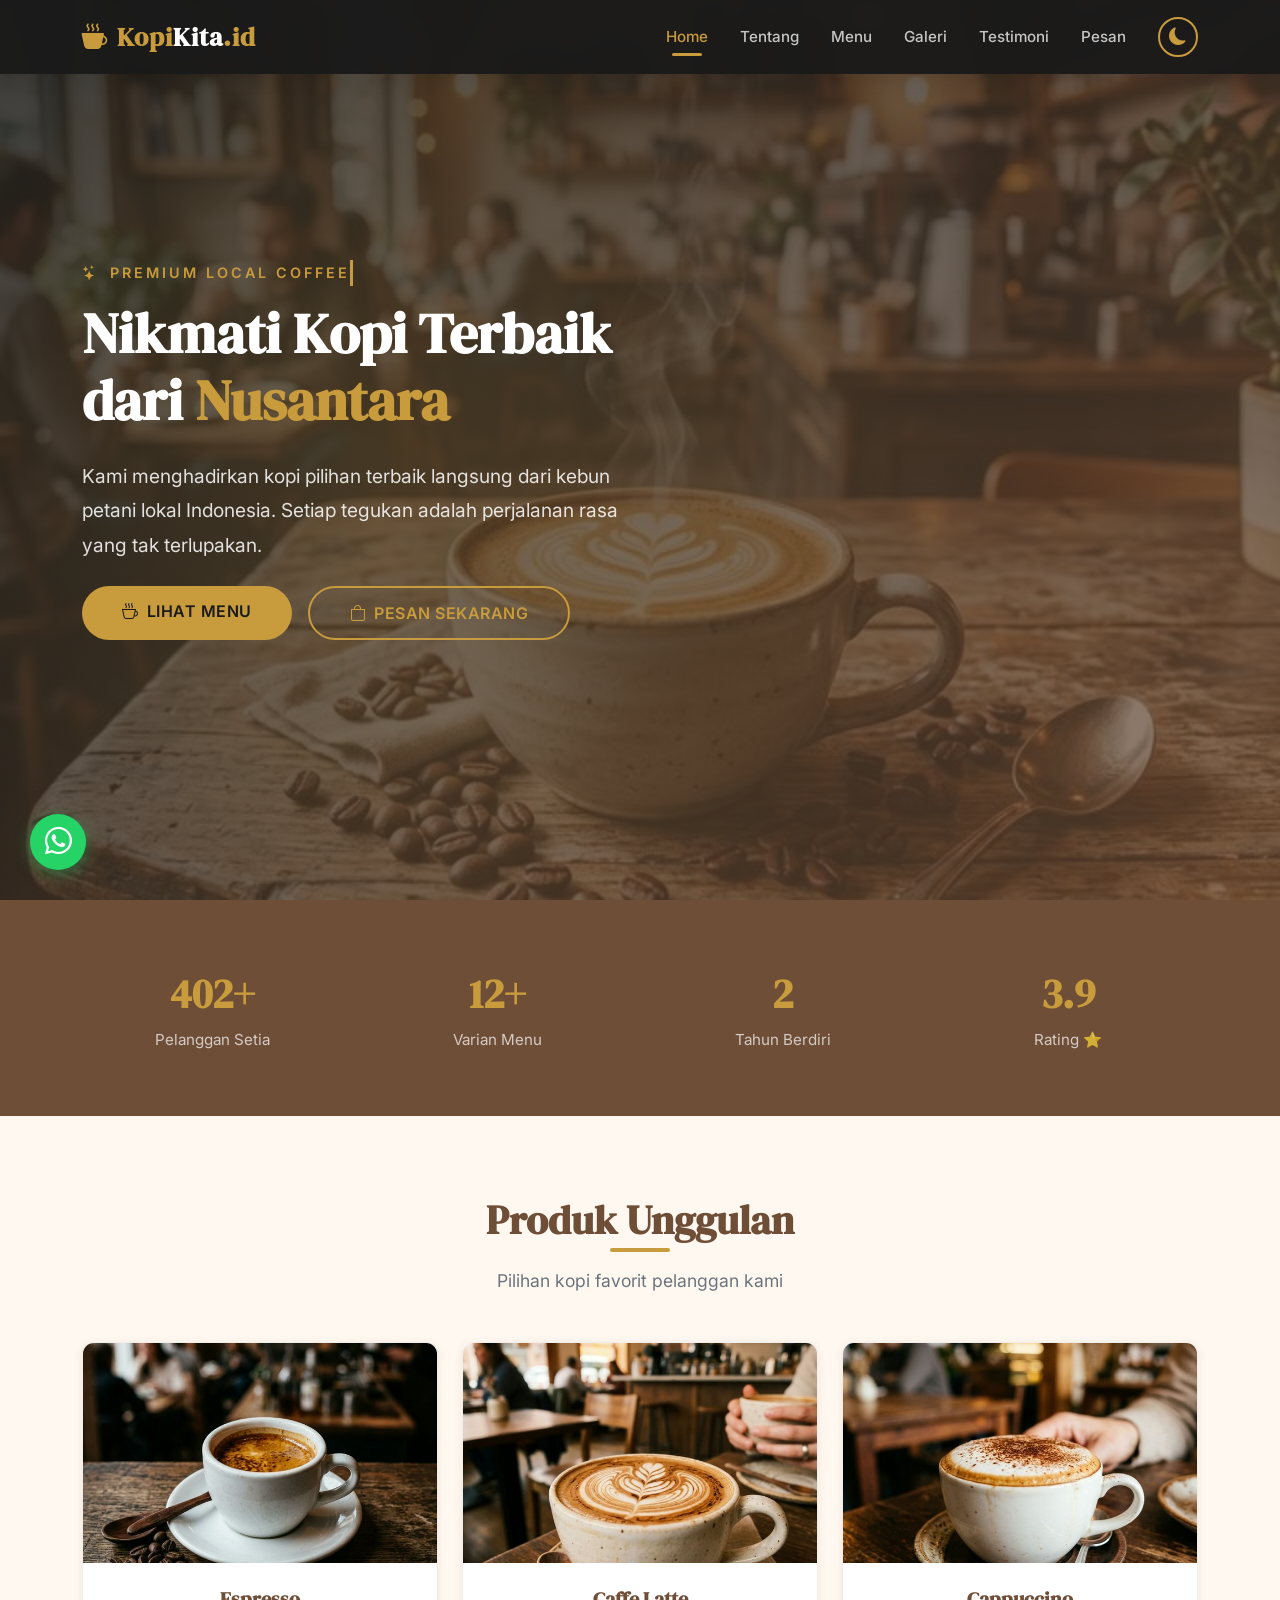
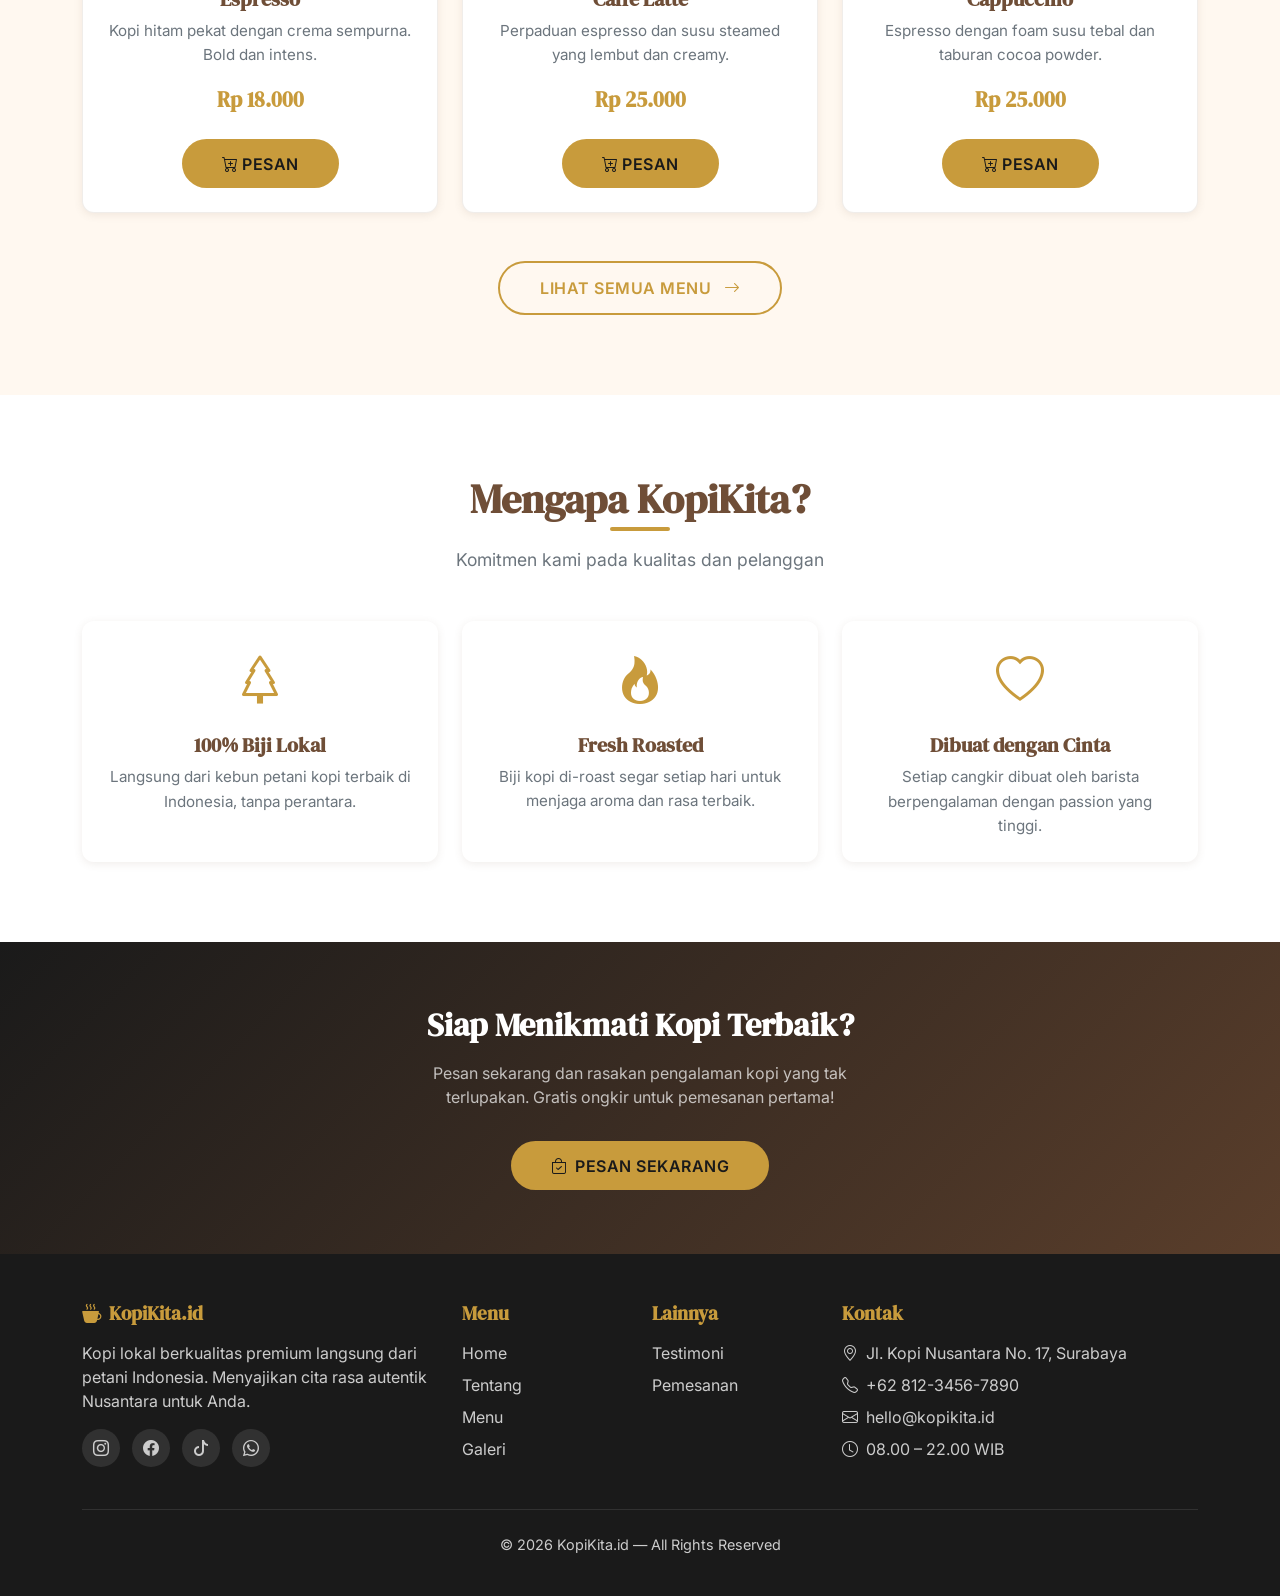
<file: index.html>
<!DOCTYPE html>
<html lang="id">

<head>
    <meta charset="UTF-8">
    <meta name="viewport" content="width=device-width, initial-scale=1.0">
    <meta name="description"
        content="KopiKita.id — Kopi lokal berkualitas premium langsung dari petani Indonesia. Nikmati cita rasa autentik kopi Nusantara.">
    <title>KopiKita.id — Kopi Lokal, Rasa Global</title>

    <link href="https://cdn.jsdelivr.net/npm/bootstrap@5.3.3/dist/css/bootstrap.min.css" rel="stylesheet">

    <link rel="stylesheet" href="https://cdn.jsdelivr.net/npm/bootstrap-icons@1.11.3/font/bootstrap-icons.min.css">

    <link rel="stylesheet" href="css/style.css">
</head>

<body>
    <nav class="navbar navbar-expand-lg navbar-dark fixed-top">
        <div class="container">
            <a class="navbar-brand" href="index.html">
                <i class="bi bi-cup-hot-fill me-2"></i>Kopi<span>Kita</span>.id
            </a>
            <button class="navbar-toggler" type="button" data-bs-toggle="collapse" data-bs-target="#navbarNav">
                <span class="navbar-toggler-icon"></span>
            </button>
            <div class="collapse navbar-collapse" id="navbarNav">
                <ul class="navbar-nav ms-auto me-3">
                    <li class="nav-item"><a class="nav-link" href="index.html">Home</a></li>
                    <li class="nav-item"><a class="nav-link" href="about.html">Tentang</a></li>
                    <li class="nav-item"><a class="nav-link" href="menu.html">Menu</a></li>
                    <li class="nav-item"><a class="nav-link" href="gallery.html">Galeri</a></li>
                    <li class="nav-item"><a class="nav-link" href="testimonial.html">Testimoni</a></li>
                    <li class="nav-item"><a class="nav-link" href="order.html">Pesan</a></li>
                </ul>
                <button class="dark-mode-toggle" id="darkModeToggle" title="Toggle Dark Mode">
                    <i class="bi bi-moon-fill"></i>
                </button>
            </div>
        </div>
    </nav>

    <section class="hero-section" id="hero">
        <div class="particles-container" id="particles"></div>
        <div class="container">
            <div class="row align-items-center">
                <div class="col-lg-7 hero-content">
                    <p class="typewriter text-uppercase fw-semibold mb-2"
                        style="color: var(--color-secondary); letter-spacing: 3px; font-size: 0.9rem;">
                        <i class="bi bi-stars me-1"></i> Premium Local Coffee
                    </p>
                    <h1>Nikmati Kopi Terbaik dari <span>Nusantara</span></h1>
                    <p class="my-4">
                        Kami menghadirkan kopi pilihan terbaik langsung dari kebun petani lokal Indonesia.
                        Setiap tegukan adalah perjalanan rasa yang tak terlupakan.
                    </p>
                    <div class="d-flex gap-3 flex-wrap">
                        <a href="menu.html" class="btn btn-coffee">
                            <i class="bi bi-cup-hot me-2"></i>Lihat Menu
                        </a>
                        <a href="order.html" class="btn btn-coffee-outline">
                            <i class="bi bi-bag me-2"></i>Pesan Sekarang
                        </a>
                    </div>
                </div>
            </div>
        </div>
    </section>


    <section style="background: var(--color-primary); padding: 2rem 0;">
        <div class="container">
            <div class="row text-center text-white">
                <div class="col-6 col-md-3 stat-item">
                    <div class="stat-number" data-target="500+">500+</div>
                    <div class="stat-label">Pelanggan Setia</div>
                </div>
                <div class="col-6 col-md-3 stat-item">
                    <div class="stat-number" data-target="15+">15+</div>
                    <div class="stat-label">Varian Menu</div>
                </div>
                <div class="col-6 col-md-3 stat-item">
                    <div class="stat-number" data-target="3">3</div>
                    <div class="stat-label">Tahun Berdiri</div>
                </div>
                <div class="col-6 col-md-3 stat-item">
                    <div class="stat-number" data-target="4.8">4.8</div>
                    <div class="stat-label">Rating ⭐</div>
                </div>
            </div>
        </div>
    </section>


    <section class="section-padding" id="featured">
        <div class="container">
            <div class="section-title">
                <h2>Produk Unggulan</h2>
                <p>Pilihan kopi favorit pelanggan kami</p>
            </div>
            <div class="row g-4">

                <div class="col-md-4 fade-in">
                    <div class="card h-100 tilt-card">
                        <div class="card-img-wrapper">
                            <img src="assets/espresso.png" class="card-img-top" alt="Espresso">
                        </div>
                        <div class="card-body text-center">
                            <h5 class="card-title">Espresso</h5>
                            <p class="card-text">Kopi hitam pekat dengan crema sempurna. Bold dan intens.</p>
                            <p class="card-price">Rp 18.000</p>
                            <a href="order.html" class="btn btn-coffee btn-sm mt-2">
                                <i class="bi bi-cart-plus me-1"></i>Pesan
                            </a>
                        </div>
                    </div>
                </div>

                <div class="col-md-4 fade-in delay-2">
                    <div class="card h-100 tilt-card">
                        <div class="card-img-wrapper">
                            <img src="assets/latte.png" class="card-img-top" alt="Caffe Latte">
                        </div>
                        <div class="card-body text-center">
                            <h5 class="card-title">Caffe Latte</h5>
                            <p class="card-text">Perpaduan espresso dan susu steamed yang lembut dan creamy.</p>
                            <p class="card-price">Rp 25.000</p>
                            <a href="order.html" class="btn btn-coffee btn-sm mt-2">
                                <i class="bi bi-cart-plus me-1"></i>Pesan
                            </a>
                        </div>
                    </div>
                </div>

                <div class="col-md-4 fade-in delay-4">
                    <div class="card h-100 tilt-card">
                        <div class="card-img-wrapper">
                            <img src="assets/cappuccino.png" class="card-img-top" alt="Cappuccino">
                        </div>
                        <div class="card-body text-center">
                            <h5 class="card-title">Cappuccino</h5>
                            <p class="card-text">Espresso dengan foam susu tebal dan taburan cocoa powder.</p>
                            <p class="card-price">Rp 25.000</p>
                            <a href="order.html" class="btn btn-coffee btn-sm mt-2">
                                <i class="bi bi-cart-plus me-1"></i>Pesan
                            </a>
                        </div>
                    </div>
                </div>
            </div>
            <div class="text-center mt-5">
                <a href="menu.html" class="btn btn-coffee-outline">
                    Lihat Semua Menu <i class="bi bi-arrow-right ms-2"></i>
                </a>
            </div>
        </div>
    </section>

    <section class="section-padding section-light">
        <div class="container">
            <div class="section-title">
                <h2>Mengapa KopiKita?</h2>
                <p>Komitmen kami pada kualitas dan pelanggan</p>
            </div>
            <div class="row g-4 text-center">
                <div class="col-md-4 slide-left">
                    <div class="card h-100 p-4" style="border: none; background: transparent;">
                        <div style="font-size: 3rem; color: var(--color-secondary);">
                            <i class="bi bi-tree"></i>
                        </div>
                        <h5 class="mt-3" style="color: var(--color-primary);">100% Biji Lokal</h5>
                        <p class="card-text">Langsung dari kebun petani kopi terbaik di Indonesia, tanpa perantara.</p>
                    </div>
                </div>
                <div class="col-md-4 scale-in">
                    <div class="card h-100 p-4" style="border: none; background: transparent;">
                        <div style="font-size: 3rem; color: var(--color-secondary);">
                            <i class="bi bi-fire"></i>
                        </div>
                        <h5 class="mt-3" style="color: var(--color-primary);">Fresh Roasted</h5>
                        <p class="card-text">Biji kopi di-roast segar setiap hari untuk menjaga aroma dan rasa terbaik.
                        </p>
                    </div>
                </div>
                <div class="col-md-4 slide-right">
                    <div class="card h-100 p-4" style="border: none; background: transparent;">
                        <div style="font-size: 3rem; color: var(--color-secondary);">
                            <i class="bi bi-heart"></i>
                        </div>
                        <h5 class="mt-3" style="color: var(--color-primary);">Dibuat dengan Cinta</h5>
                        <p class="card-text">Setiap cangkir dibuat oleh barista berpengalaman dengan passion yang
                            tinggi.</p>
                    </div>
                </div>
            </div>
        </div>
    </section>

    <section
        style="background: linear-gradient(135deg, var(--color-dark), var(--color-primary-dark)); padding: 4rem 0;">
        <div class="container text-center">
            <h2 style="color: #fff; margin-bottom: 1rem;">Siap Menikmati Kopi Terbaik?</h2>
            <p style="color: rgba(255,255,255,0.7); max-width: 500px; margin: 0 auto 2rem;">
                Pesan sekarang dan rasakan pengalaman kopi yang tak terlupakan. Gratis ongkir untuk pemesanan pertama!
            </p>
            <a href="order.html" class="btn btn-coffee btn-lg">
                <i class="bi bi-bag-check me-2"></i>Pesan Sekarang
            </a>
        </div>
    </section>

    <footer class="footer">
        <div class="container">
            <div class="row g-4">
                <div class="col-lg-4 col-md-6">
                    <h5><i class="bi bi-cup-hot-fill me-2"></i>KopiKita.id</h5>
                    <p>Kopi lokal berkualitas premium langsung dari petani Indonesia. Menyajikan cita rasa autentik
                        Nusantara untuk Anda.</p>
                    <div class="mt-3">
                        <a href="#" class="social-link"><i class="bi bi-instagram"></i></a>
                        <a href="#" class="social-link"><i class="bi bi-facebook"></i></a>
                        <a href="#" class="social-link"><i class="bi bi-tiktok"></i></a>
                        <a href="#" class="social-link"><i class="bi bi-whatsapp"></i></a>
                    </div>
                </div>
                <div class="col-lg-2 col-md-6">
                    <h5>Menu</h5>
                    <ul class="list-unstyled">
                        <li class="mb-2"><a href="index.html">Home</a></li>
                        <li class="mb-2"><a href="about.html">Tentang</a></li>
                        <li class="mb-2"><a href="menu.html">Menu</a></li>
                        <li class="mb-2"><a href="gallery.html">Galeri</a></li>
                    </ul>
                </div>
                <div class="col-lg-2 col-md-6">
                    <h5>Lainnya</h5>
                    <ul class="list-unstyled">
                        <li class="mb-2"><a href="testimonial.html">Testimoni</a></li>
                        <li class="mb-2"><a href="order.html">Pemesanan</a></li>
                    </ul>
                </div>
                <div class="col-lg-4 col-md-6">
                    <h5>Kontak</h5>
                    <ul class="list-unstyled">
                        <li class="mb-2"><i class="bi bi-geo-alt me-2"></i>Jl. Kopi Nusantara No. 17, Surabaya</li>
                        <li class="mb-2"><i class="bi bi-telephone me-2"></i>+62 812-3456-7890</li>
                        <li class="mb-2"><i class="bi bi-envelope me-2"></i>hello@kopikita.id</li>
                        <li class="mb-2"><i class="bi bi-clock me-2"></i>08.00 – 22.00 WIB</li>
                    </ul>
                </div>
            </div>
            <div class="footer-bottom">
                <p>&copy; 2026 KopiKita.id — All Rights Reserved</p>
            </div>
        </div>
    </footer>


    <a href="https://wa.me/6281359237006" target="_blank" class="whatsapp-float" title="Chat via WhatsApp">
        <i class="bi bi-whatsapp"></i>
        <span class="wa-tooltip">Chat kami di WhatsApp!</span>
    </a>

    <button class="scroll-top" id="scrollTopBtn" title="Kembali ke atas">
        <i class="bi bi-arrow-up"></i>
    </button>


    <script src="https://cdn.jsdelivr.net/npm/bootstrap@5.3.3/dist/js/bootstrap.bundle.min.js"></script>

    <script src="js/main.js"></script>
</body>

</html>
</file>
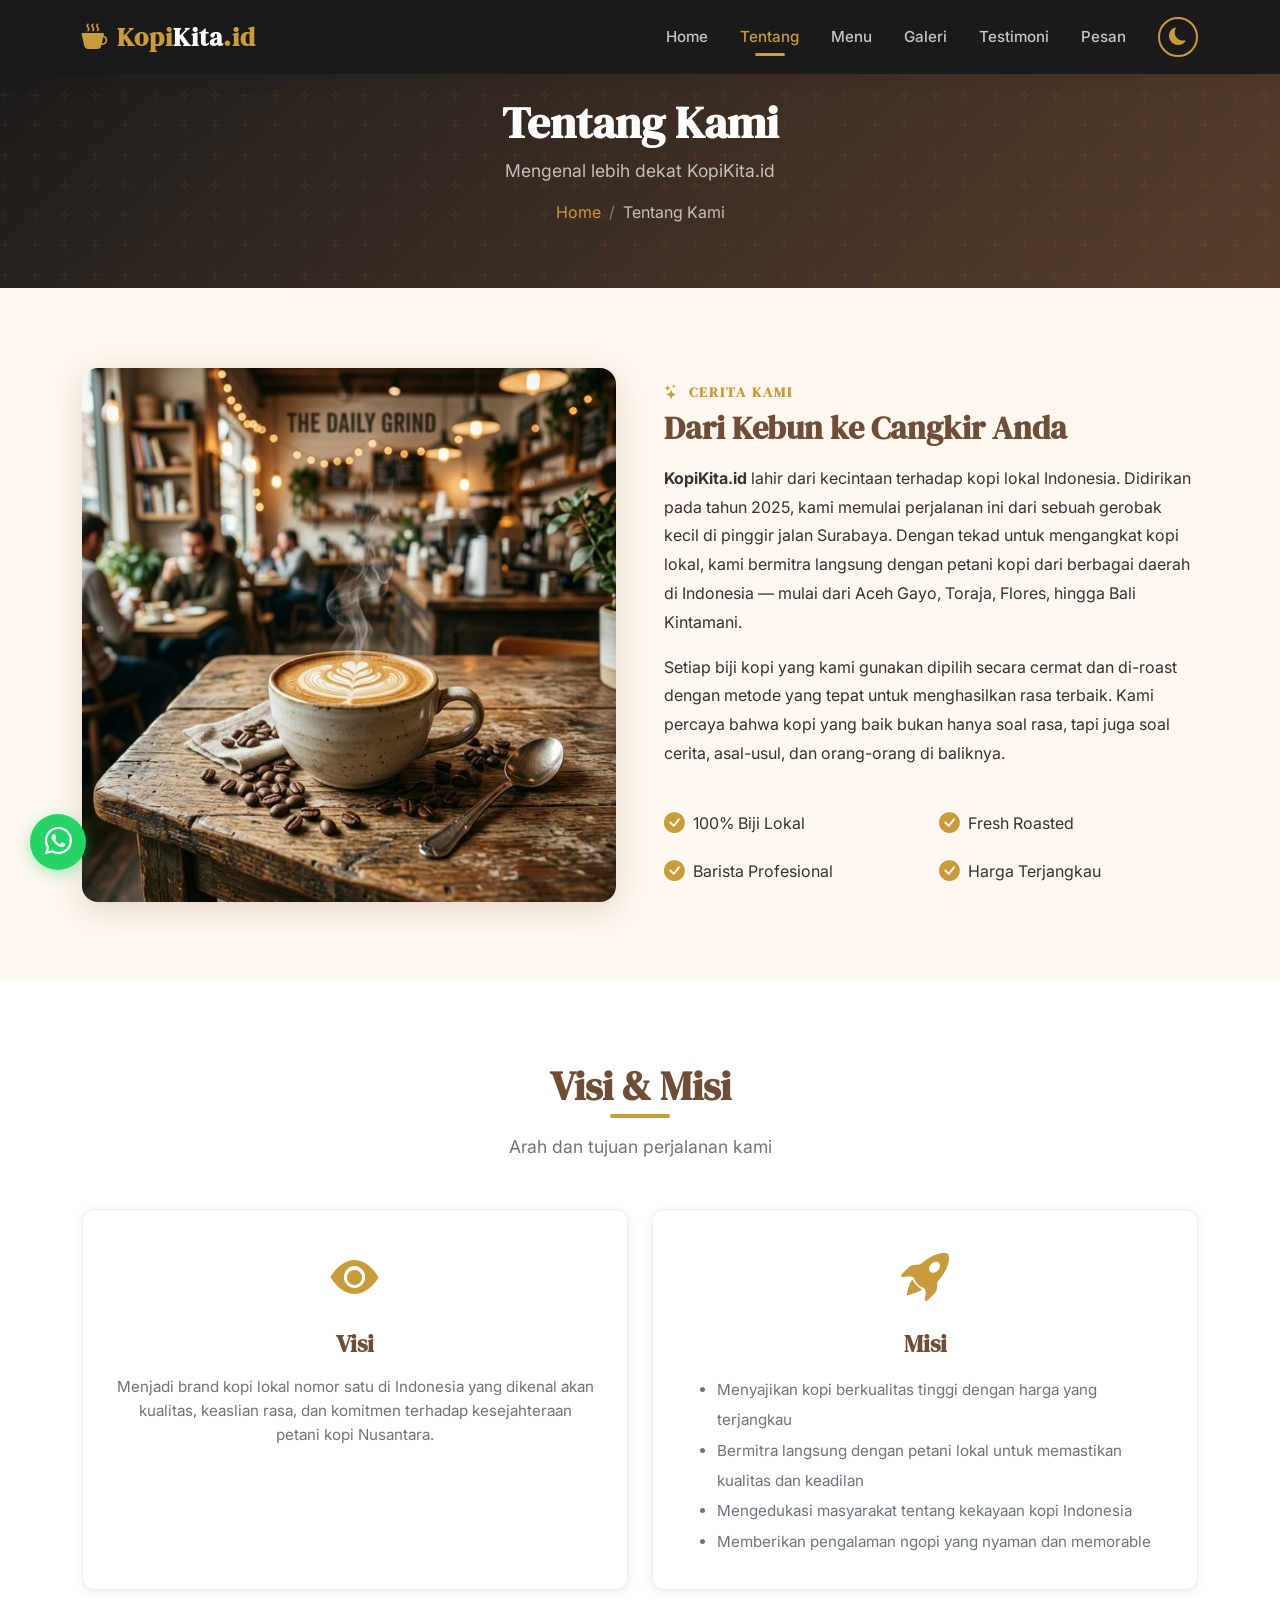
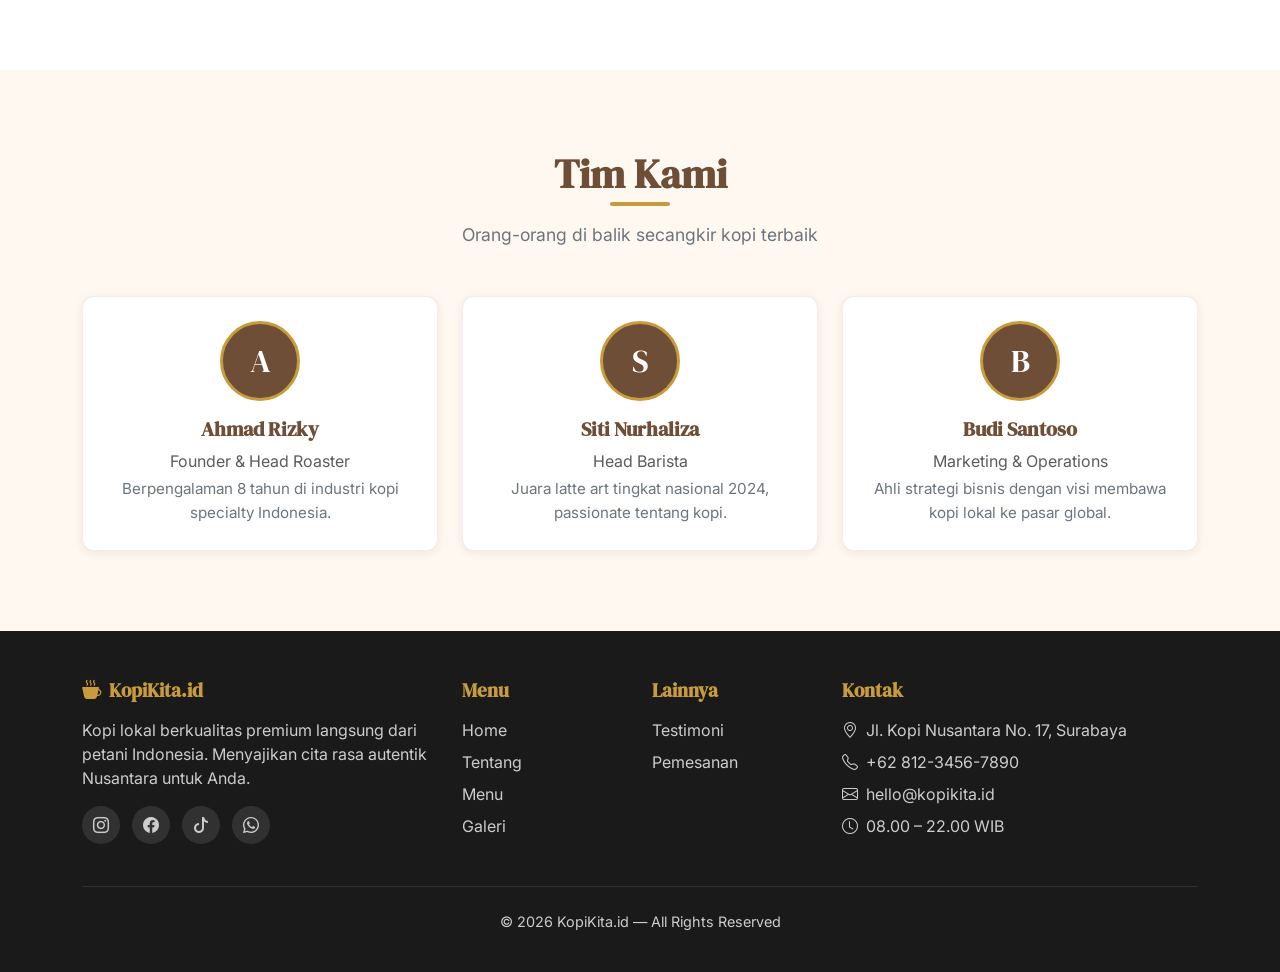
<file: about.html>
<!DOCTYPE html>
<html lang="id">

<head>
    <meta charset="UTF-8">
    <meta name="viewport" content="width=device-width, initial-scale=1.0">
    <meta name="description"
        content="Tentang KopiKita.id — Cerita kami, visi, dan misi dalam menghadirkan kopi lokal terbaik Indonesia.">
    <title>Tentang Kami — KopiKita.id</title>
    <link href="https://cdn.jsdelivr.net/npm/bootstrap@5.3.3/dist/css/bootstrap.min.css" rel="stylesheet">
    <link rel="stylesheet" href="https://cdn.jsdelivr.net/npm/bootstrap-icons@1.11.3/font/bootstrap-icons.min.css">
    <link rel="stylesheet" href="css/style.css">
</head>

<body>

    <nav class="navbar navbar-expand-lg navbar-dark fixed-top">
        <div class="container">
            <a class="navbar-brand" href="index.html">
                <i class="bi bi-cup-hot-fill me-2"></i>Kopi<span>Kita</span>.id
            </a>
            <button class="navbar-toggler" type="button" data-bs-toggle="collapse" data-bs-target="#navbarNav">
                <span class="navbar-toggler-icon"></span>
            </button>
            <div class="collapse navbar-collapse" id="navbarNav">
                <ul class="navbar-nav ms-auto me-3">
                    <li class="nav-item"><a class="nav-link" href="index.html">Home</a></li>
                    <li class="nav-item"><a class="nav-link" href="about.html">Tentang</a></li>
                    <li class="nav-item"><a class="nav-link" href="menu.html">Menu</a></li>
                    <li class="nav-item"><a class="nav-link" href="gallery.html">Galeri</a></li>
                    <li class="nav-item"><a class="nav-link" href="testimonial.html">Testimoni</a></li>
                    <li class="nav-item"><a class="nav-link" href="order.html">Pesan</a></li>
                </ul>
                <button class="dark-mode-toggle" id="darkModeToggle" title="Toggle Dark Mode">
                    <i class="bi bi-moon-fill"></i>
                </button>
            </div>
        </div>
    </nav>

    <section class="page-header">
        <div class="container">
            <h1>Tentang Kami</h1>
            <p>Mengenal lebih dekat KopiKita.id</p>
            <nav aria-label="breadcrumb">
                <ol class="breadcrumb">
                    <li class="breadcrumb-item"><a href="index.html">Home</a></li>
                    <li class="breadcrumb-item active">Tentang Kami</li>
                </ol>
            </nav>
        </div>
    </section>

    <section class="section-padding">
        <div class="container">
            <div class="row align-items-center g-5">
                <div class="col-lg-6 slide-left">
                    <img src="assets/hero-coffee.png" alt="Tentang KopiKita" class="about-image w-100"
                        style="border-radius: 16px;">
                </div>
                <div class="col-lg-6 slide-right">
                    <h5
                        style="color: var(--color-secondary); text-transform: uppercase; letter-spacing: 2px; font-size: 0.9rem;">
                        <i class="bi bi-stars me-1"></i> Cerita Kami
                    </h5>
                    <h2>Dari Kebun ke Cangkir Anda</h2>
                    <p class="mt-3" style="line-height: 1.8;">
                        <strong>KopiKita.id</strong> lahir dari kecintaan terhadap kopi lokal Indonesia. Didirikan pada
                        tahun 2025,
                        kami memulai perjalanan ini dari sebuah gerobak kecil di pinggir jalan Surabaya. Dengan tekad
                        untuk
                        mengangkat kopi lokal, kami bermitra langsung dengan petani kopi dari berbagai daerah di
                        Indonesia —
                        mulai dari Aceh Gayo, Toraja, Flores, hingga Bali Kintamani.
                    </p>
                    <p style="line-height: 1.8;">
                        Setiap biji kopi yang kami gunakan dipilih secara cermat dan di-roast dengan
                        metode yang tepat untuk menghasilkan rasa terbaik. Kami percaya bahwa kopi yang baik bukan hanya
                        soal rasa,
                        tapi juga soal cerita, asal-usul, dan orang-orang di baliknya.
                    </p>
                    <div class="row mt-4 g-3">
                        <div class="col-6">
                            <div class="d-flex align-items-center">
                                <i class="bi bi-check-circle-fill me-2"
                                    style="color: var(--color-secondary); font-size: 1.3rem;"></i>
                                <span>100% Biji Lokal</span>
                            </div>
                        </div>
                        <div class="col-6">
                            <div class="d-flex align-items-center">
                                <i class="bi bi-check-circle-fill me-2"
                                    style="color: var(--color-secondary); font-size: 1.3rem;"></i>
                                <span>Fresh Roasted</span>
                            </div>
                        </div>
                        <div class="col-6">
                            <div class="d-flex align-items-center">
                                <i class="bi bi-check-circle-fill me-2"
                                    style="color: var(--color-secondary); font-size: 1.3rem;"></i>
                                <span>Barista Profesional</span>
                            </div>
                        </div>
                        <div class="col-6">
                            <div class="d-flex align-items-center">
                                <i class="bi bi-check-circle-fill me-2"
                                    style="color: var(--color-secondary); font-size: 1.3rem;"></i>
                                <span>Harga Terjangkau</span>
                            </div>
                        </div>
                    </div>
                </div>
            </div>
        </div>
    </section>


    <section class="section-padding section-light">
        <div class="container">
            <div class="section-title">
                <h2>Visi & Misi</h2>
                <p>Arah dan tujuan perjalanan kami</p>
            </div>
            <div class="row g-4">
                <div class="col-md-6 fade-in">
                    <div class="card vision-mission-card tilt-card">
                        <div class="icon">
                            <i class="bi bi-eye-fill"></i>
                        </div>
                        <h4>Visi</h4>
                        <p class="card-text mt-2">
                            Menjadi brand kopi lokal nomor satu di Indonesia yang dikenal akan kualitas, keaslian rasa,
                            dan
                            komitmen terhadap kesejahteraan petani kopi Nusantara.
                        </p>
                    </div>
                </div>
                <div class="col-md-6 fade-in delay-2">
                    <div class="card vision-mission-card tilt-card">
                        <div class="icon">
                            <i class="bi bi-rocket-takeoff-fill"></i>
                        </div>
                        <h4>Misi</h4>
                        <ul class="text-start card-text mt-2" style="line-height: 2;">
                            <li>Menyajikan kopi berkualitas tinggi dengan harga yang terjangkau</li>
                            <li>Bermitra langsung dengan petani lokal untuk memastikan kualitas dan keadilan</li>
                            <li>Mengedukasi masyarakat tentang kekayaan kopi Indonesia</li>
                            <li>Memberikan pengalaman ngopi yang nyaman dan memorable</li>
                        </ul>
                    </div>
                </div>
            </div>
        </div>
    </section>


    <section class="section-padding">
        <div class="container">
            <div class="section-title">
                <h2>Tim Kami</h2>
                <p>Orang-orang di balik secangkir kopi terbaik</p>
            </div>
            <div class="row g-4 justify-content-center">
                <div class="col-md-4 fade-in">
                    <div class="card text-center p-4 tilt-card">
                        <div class="testimonial-avatar mx-auto">A</div>
                        <h5 class="card-title">Ahmad Rizky</h5>
                        <p class="text-muted mb-1">Founder & Head Roaster</p>
                        <p class="card-text small">Berpengalaman 8 tahun di industri kopi specialty Indonesia.</p>
                    </div>
                </div>
                <div class="col-md-4 fade-in delay-2">
                    <div class="card text-center p-4 tilt-card">
                        <div class="testimonial-avatar mx-auto">S</div>
                        <h5 class="card-title">Siti Nurhaliza</h5>
                        <p class="text-muted mb-1">Head Barista</p>
                        <p class="card-text small">Juara latte art tingkat nasional 2024, passionate tentang kopi.</p>
                    </div>
                </div>
                <div class="col-md-4 fade-in delay-4">
                    <div class="card text-center p-4 tilt-card">
                        <div class="testimonial-avatar mx-auto">B</div>
                        <h5 class="card-title">Budi Santoso</h5>
                        <p class="text-muted mb-1">Marketing & Operations</p>
                        <p class="card-text small">Ahli strategi bisnis dengan visi membawa kopi lokal ke pasar global.
                        </p>
                    </div>
                </div>
            </div>
        </div>
    </section>


    <footer class="footer">
        <div class="container">
            <div class="row g-4">
                <div class="col-lg-4 col-md-6">
                    <h5><i class="bi bi-cup-hot-fill me-2"></i>KopiKita.id</h5>
                    <p>Kopi lokal berkualitas premium langsung dari petani Indonesia. Menyajikan cita rasa autentik
                        Nusantara untuk Anda.</p>
                    <div class="mt-3">
                        <a href="#" class="social-link"><i class="bi bi-instagram"></i></a>
                        <a href="#" class="social-link"><i class="bi bi-facebook"></i></a>
                        <a href="#" class="social-link"><i class="bi bi-tiktok"></i></a>
                        <a href="#" class="social-link"><i class="bi bi-whatsapp"></i></a>
                    </div>
                </div>
                <div class="col-lg-2 col-md-6">
                    <h5>Menu</h5>
                    <ul class="list-unstyled">
                        <li class="mb-2"><a href="index.html">Home</a></li>
                        <li class="mb-2"><a href="about.html">Tentang</a></li>
                        <li class="mb-2"><a href="menu.html">Menu</a></li>
                        <li class="mb-2"><a href="gallery.html">Galeri</a></li>
                    </ul>
                </div>
                <div class="col-lg-2 col-md-6">
                    <h5>Lainnya</h5>
                    <ul class="list-unstyled">
                        <li class="mb-2"><a href="testimonial.html">Testimoni</a></li>
                        <li class="mb-2"><a href="order.html">Pemesanan</a></li>
                    </ul>
                </div>
                <div class="col-lg-4 col-md-6">
                    <h5>Kontak</h5>
                    <ul class="list-unstyled">
                        <li class="mb-2"><i class="bi bi-geo-alt me-2"></i>Jl. Kopi Nusantara No. 17, Surabaya</li>
                        <li class="mb-2"><i class="bi bi-telephone me-2"></i>+62 812-3456-7890</li>
                        <li class="mb-2"><i class="bi bi-envelope me-2"></i>hello@kopikita.id</li>
                        <li class="mb-2"><i class="bi bi-clock me-2"></i>08.00 – 22.00 WIB</li>
                    </ul>
                </div>
            </div>
            <div class="footer-bottom">
                <p>&copy; 2026 KopiKita.id — All Rights Reserved</p>
            </div>
        </div>
    </footer>

    <a href="https://wa.me/6281359237006" target="_blank" class="whatsapp-float" title="Chat via WhatsApp">
        <i class="bi bi-whatsapp"></i>
        <span class="wa-tooltip">Chat kami di WhatsApp!</span>
    </a>

    <button class="scroll-top" id="scrollTopBtn" title="Kembali ke atas">
        <i class="bi bi-arrow-up"></i>
    </button>

    <script src="https://cdn.jsdelivr.net/npm/bootstrap@5.3.3/dist/js/bootstrap.bundle.min.js"></script>
    <script src="js/main.js"></script>
</body>

</html>
</file>
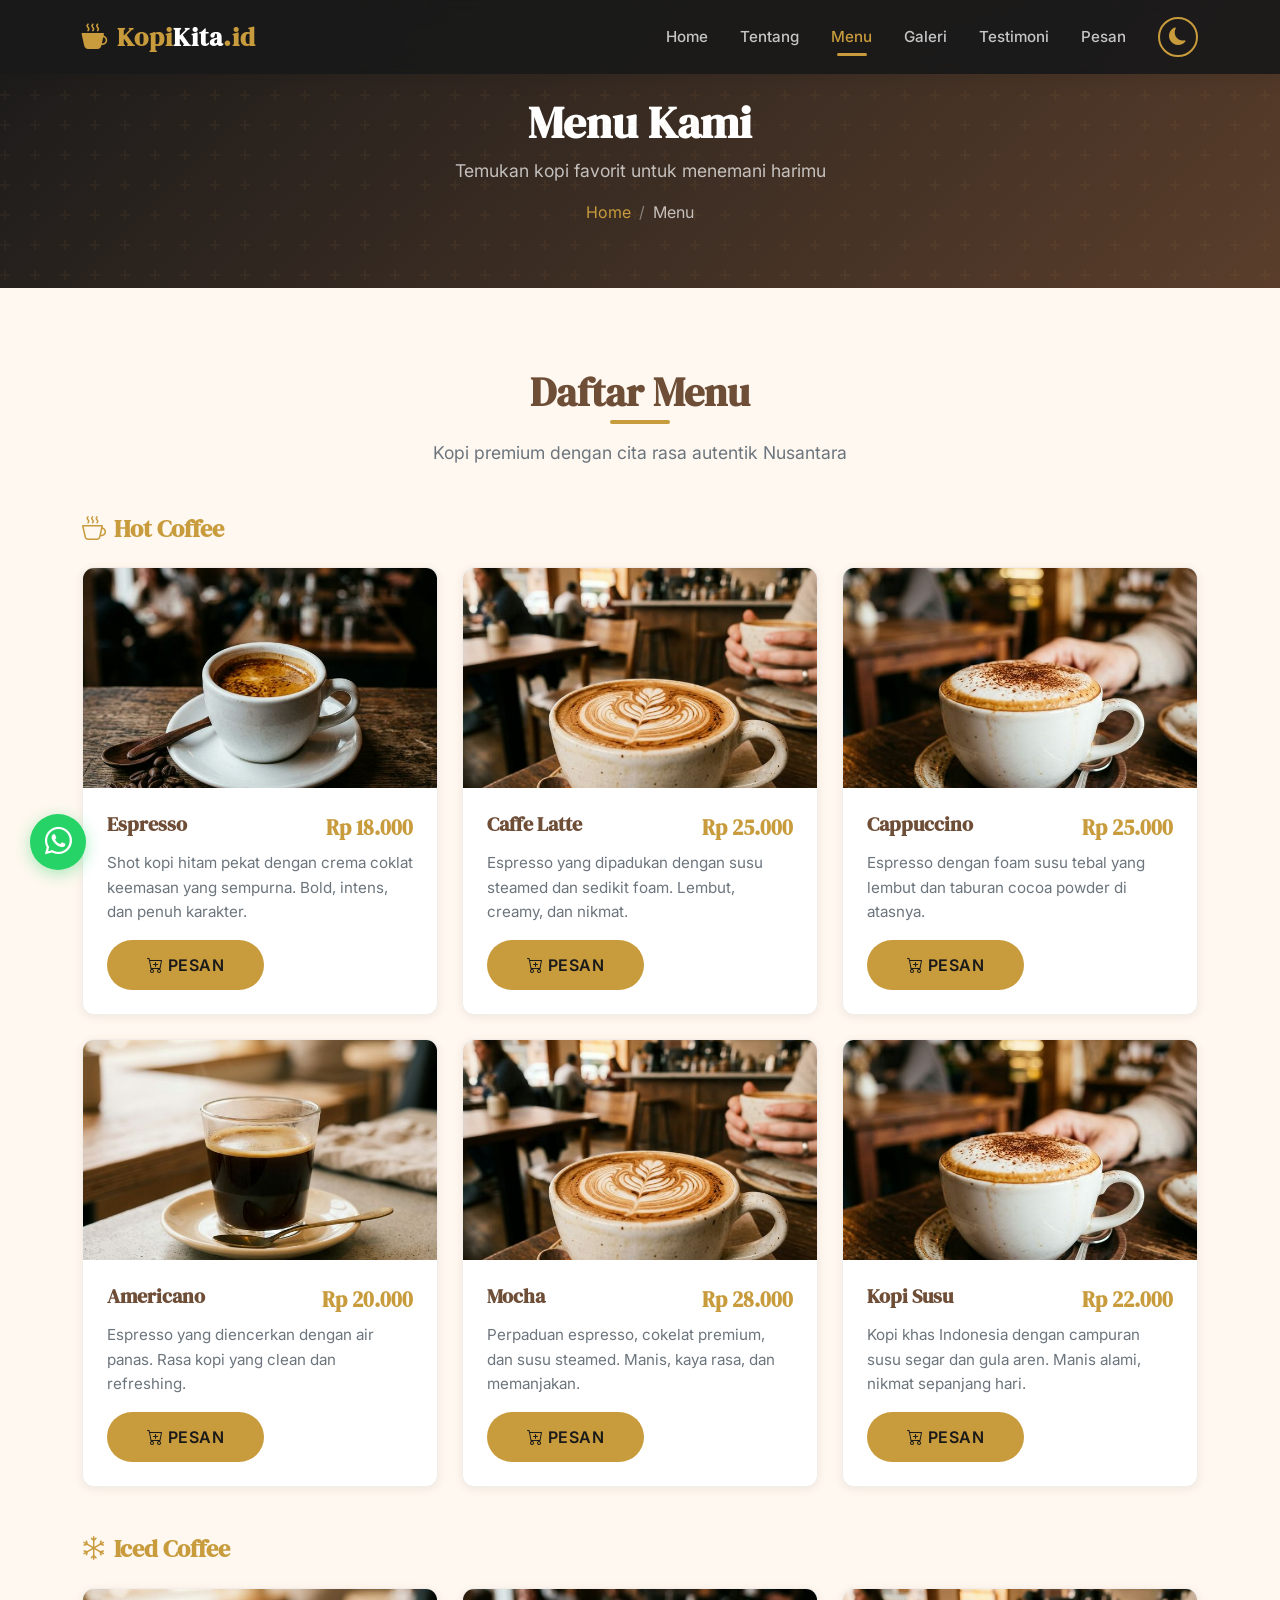
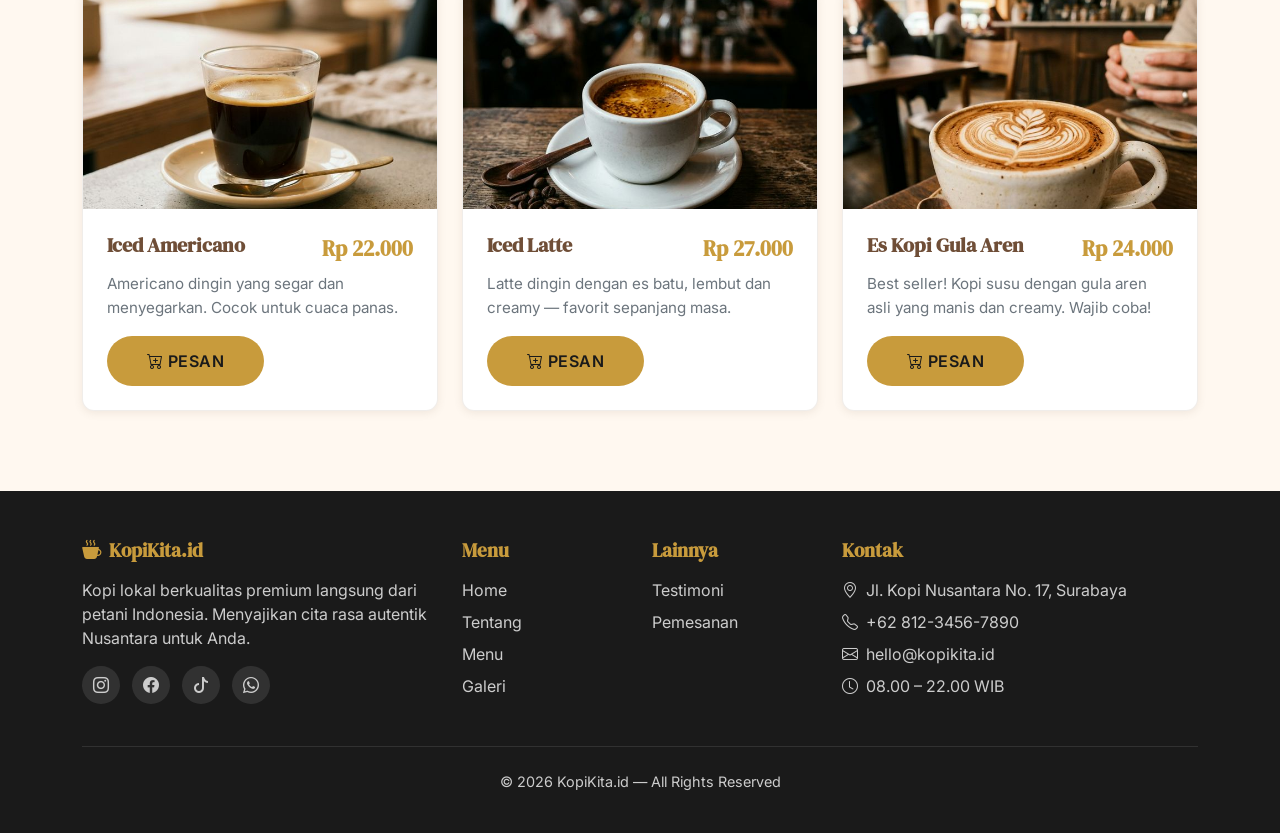
<file: menu.html>
<!DOCTYPE html>
<html lang="id">

<head>
    <meta charset="UTF-8">
    <meta name="viewport" content="width=device-width, initial-scale=1.0">
    <meta name="description"
        content="Menu KopiKita.id — Berbagai pilihan kopi premium dari Espresso, Latte, Cappuccino, hingga kopi khas Nusantara.">
    <title>Menu — KopiKita.id</title>
    <link href="https://cdn.jsdelivr.net/npm/bootstrap@5.3.3/dist/css/bootstrap.min.css" rel="stylesheet">
    <link rel="stylesheet" href="https://cdn.jsdelivr.net/npm/bootstrap-icons@1.11.3/font/bootstrap-icons.min.css">
    <link rel="stylesheet" href="css/style.css">
</head>

<body>

    <nav class="navbar navbar-expand-lg navbar-dark fixed-top">
        <div class="container">
            <a class="navbar-brand" href="index.html">
                <i class="bi bi-cup-hot-fill me-2"></i>Kopi<span>Kita</span>.id
            </a>
            <button class="navbar-toggler" type="button" data-bs-toggle="collapse" data-bs-target="#navbarNav">
                <span class="navbar-toggler-icon"></span>
            </button>
            <div class="collapse navbar-collapse" id="navbarNav">
                <ul class="navbar-nav ms-auto me-3">
                    <li class="nav-item"><a class="nav-link" href="index.html">Home</a></li>
                    <li class="nav-item"><a class="nav-link" href="about.html">Tentang</a></li>
                    <li class="nav-item"><a class="nav-link" href="menu.html">Menu</a></li>
                    <li class="nav-item"><a class="nav-link" href="gallery.html">Galeri</a></li>
                    <li class="nav-item"><a class="nav-link" href="testimonial.html">Testimoni</a></li>
                    <li class="nav-item"><a class="nav-link" href="order.html">Pesan</a></li>
                </ul>
                <button class="dark-mode-toggle" id="darkModeToggle" title="Toggle Dark Mode">
                    <i class="bi bi-moon-fill"></i>
                </button>
            </div>
        </div>
    </nav>


    <section class="page-header">
        <div class="container">
            <h1>Menu Kami</h1>
            <p>Temukan kopi favorit untuk menemani harimu</p>
            <nav aria-label="breadcrumb">
                <ol class="breadcrumb">
                    <li class="breadcrumb-item"><a href="index.html">Home</a></li>
                    <li class="breadcrumb-item active">Menu</li>
                </ol>
            </nav>
        </div>
    </section>


    <section class="section-padding">
        <div class="container">
            <div class="section-title">
                <h2>Daftar Menu</h2>
                <p>Kopi premium dengan cita rasa autentik Nusantara</p>
            </div>


            <h4 class="mb-4" style="color: var(--color-secondary);"><i class="bi bi-cup-hot me-2"></i>Hot Coffee</h4>
            <div class="row g-4 mb-5">
                <div class="col-lg-4 col-md-6 fade-in">
                    <div class="card h-100 tilt-card">
                        <div class="card-img-wrapper">
                            <img src="assets/espresso.png" class="card-img-top" alt="Espresso">
                        </div>
                        <div class="card-body">
                            <div class="d-flex justify-content-between align-items-start mb-2">
                                <h5 class="card-title mb-0">Espresso</h5>
                                <span class="card-price">Rp 18.000</span>
                            </div>
                            <p class="card-text">Shot kopi hitam pekat dengan crema coklat keemasan yang sempurna. Bold,
                                intens, dan penuh karakter.</p>
                            <a href="order.html" class="btn btn-coffee btn-sm"><i
                                    class="bi bi-cart-plus me-1"></i>Pesan</a>
                        </div>
                    </div>
                </div>
                <div class="col-lg-4 col-md-6 fade-in delay-1">
                    <div class="card h-100 tilt-card">
                        <div class="card-img-wrapper">
                            <img src="assets/latte.png" class="card-img-top" alt="Caffe Latte">
                        </div>
                        <div class="card-body">
                            <div class="d-flex justify-content-between align-items-start mb-2">
                                <h5 class="card-title mb-0">Caffe Latte</h5>
                                <span class="card-price">Rp 25.000</span>
                            </div>
                            <p class="card-text">Espresso yang dipadukan dengan susu steamed dan sedikit foam. Lembut,
                                creamy, dan nikmat.</p>
                            <a href="order.html" class="btn btn-coffee btn-sm"><i
                                    class="bi bi-cart-plus me-1"></i>Pesan</a>
                        </div>
                    </div>
                </div>
                <div class="col-lg-4 col-md-6 fade-in delay-2">
                    <div class="card h-100 tilt-card">
                        <div class="card-img-wrapper">
                            <img src="assets/cappuccino.png" class="card-img-top" alt="Cappuccino">
                        </div>
                        <div class="card-body">
                            <div class="d-flex justify-content-between align-items-start mb-2">
                                <h5 class="card-title mb-0">Cappuccino</h5>
                                <span class="card-price">Rp 25.000</span>
                            </div>
                            <p class="card-text">Espresso dengan foam susu tebal yang lembut dan taburan cocoa powder di
                                atasnya.</p>
                            <a href="order.html" class="btn btn-coffee btn-sm"><i
                                    class="bi bi-cart-plus me-1"></i>Pesan</a>
                        </div>
                    </div>
                </div>
                <div class="col-lg-4 col-md-6 fade-in delay-3">
                    <div class="card h-100 tilt-card">
                        <div class="card-img-wrapper">
                            <img src="assets/americano.png" class="card-img-top" alt="Americano">
                        </div>
                        <div class="card-body">
                            <div class="d-flex justify-content-between align-items-start mb-2">
                                <h5 class="card-title mb-0">Americano</h5>
                                <span class="card-price">Rp 20.000</span>
                            </div>
                            <p class="card-text">Espresso yang diencerkan dengan air panas. Rasa kopi yang clean dan
                                refreshing.</p>
                            <a href="order.html" class="btn btn-coffee btn-sm"><i
                                    class="bi bi-cart-plus me-1"></i>Pesan</a>
                        </div>
                    </div>
                </div>
                <div class="col-lg-4 col-md-6 fade-in delay-4">
                    <div class="card h-100 tilt-card">
                        <div class="card-img-wrapper">
                            <img src="assets/latte.png" class="card-img-top" alt="Mocha">
                        </div>
                        <div class="card-body">
                            <div class="d-flex justify-content-between align-items-start mb-2">
                                <h5 class="card-title mb-0">Mocha</h5>
                                <span class="card-price">Rp 28.000</span>
                            </div>
                            <p class="card-text">Perpaduan espresso, cokelat premium, dan susu steamed. Manis, kaya
                                rasa, dan memanjakan.</p>
                            <a href="order.html" class="btn btn-coffee btn-sm"><i
                                    class="bi bi-cart-plus me-1"></i>Pesan</a>
                        </div>
                    </div>
                </div>
                <div class="col-lg-4 col-md-6 fade-in delay-5">
                    <div class="card h-100 tilt-card">
                        <div class="card-img-wrapper">
                            <img src="assets/cappuccino.png" class="card-img-top" alt="Kopi Susu">
                        </div>
                        <div class="card-body">
                            <div class="d-flex justify-content-between align-items-start mb-2">
                                <h5 class="card-title mb-0">Kopi Susu</h5>
                                <span class="card-price">Rp 22.000</span>
                            </div>
                            <p class="card-text">Kopi khas Indonesia dengan campuran susu segar dan gula aren. Manis
                                alami, nikmat sepanjang hari.</p>
                            <a href="order.html" class="btn btn-coffee btn-sm"><i
                                    class="bi bi-cart-plus me-1"></i>Pesan</a>
                        </div>
                    </div>
                </div>
            </div>


            <h4 class="mb-4" style="color: var(--color-secondary);"><i class="bi bi-snow me-2"></i>Iced Coffee</h4>
            <div class="row g-4">
                <div class="col-lg-4 col-md-6 fade-in">
                    <div class="card h-100">
                        <div class="card-img-wrapper">
                            <img src="assets/americano.png" class="card-img-top" alt="Iced Americano">
                        </div>
                        <div class="card-body">
                            <div class="d-flex justify-content-between align-items-start mb-2">
                                <h5 class="card-title mb-0">Iced Americano</h5>
                                <span class="card-price">Rp 22.000</span>
                            </div>
                            <p class="card-text">Americano dingin yang segar dan menyegarkan. Cocok untuk cuaca panas.
                            </p>
                            <a href="order.html" class="btn btn-coffee btn-sm"><i
                                    class="bi bi-cart-plus me-1"></i>Pesan</a>
                        </div>
                    </div>
                </div>
                <div class="col-lg-4 col-md-6 fade-in delay-1">
                    <div class="card h-100">
                        <div class="card-img-wrapper">
                            <img src="assets/espresso.png" class="card-img-top" alt="Iced Latte">
                        </div>
                        <div class="card-body">
                            <div class="d-flex justify-content-between align-items-start mb-2">
                                <h5 class="card-title mb-0">Iced Latte</h5>
                                <span class="card-price">Rp 27.000</span>
                            </div>
                            <p class="card-text">Latte dingin dengan es batu, lembut dan creamy — favorit sepanjang
                                masa.</p>
                            <a href="order.html" class="btn btn-coffee btn-sm"><i
                                    class="bi bi-cart-plus me-1"></i>Pesan</a>
                        </div>
                    </div>
                </div>
                <div class="col-lg-4 col-md-6 fade-in delay-2">
                    <div class="card h-100">
                        <div class="card-img-wrapper">
                            <img src="assets/latte.png" class="card-img-top" alt="Es Kopi Susu Gula Aren">
                        </div>
                        <div class="card-body">
                            <div class="d-flex justify-content-between align-items-start mb-2">
                                <h5 class="card-title mb-0">Es Kopi Gula Aren</h5>
                                <span class="card-price">Rp 24.000</span>
                            </div>
                            <p class="card-text">Best seller! Kopi susu dengan gula aren asli yang manis dan creamy.
                                Wajib coba!</p>
                            <a href="order.html" class="btn btn-coffee btn-sm"><i
                                    class="bi bi-cart-plus me-1"></i>Pesan</a>
                        </div>
                    </div>
                </div>
            </div>
        </div>
    </section>


    <footer class="footer">
        <div class="container">
            <div class="row g-4">
                <div class="col-lg-4 col-md-6">
                    <h5><i class="bi bi-cup-hot-fill me-2"></i>KopiKita.id</h5>
                    <p>Kopi lokal berkualitas premium langsung dari petani Indonesia. Menyajikan cita rasa autentik
                        Nusantara untuk Anda.</p>
                    <div class="mt-3">
                        <a href="#" class="social-link"><i class="bi bi-instagram"></i></a>
                        <a href="#" class="social-link"><i class="bi bi-facebook"></i></a>
                        <a href="#" class="social-link"><i class="bi bi-tiktok"></i></a>
                        <a href="#" class="social-link"><i class="bi bi-whatsapp"></i></a>
                    </div>
                </div>
                <div class="col-lg-2 col-md-6">
                    <h5>Menu</h5>
                    <ul class="list-unstyled">
                        <li class="mb-2"><a href="index.html">Home</a></li>
                        <li class="mb-2"><a href="about.html">Tentang</a></li>
                        <li class="mb-2"><a href="menu.html">Menu</a></li>
                        <li class="mb-2"><a href="gallery.html">Galeri</a></li>
                    </ul>
                </div>
                <div class="col-lg-2 col-md-6">
                    <h5>Lainnya</h5>
                    <ul class="list-unstyled">
                        <li class="mb-2"><a href="testimonial.html">Testimoni</a></li>
                        <li class="mb-2"><a href="order.html">Pemesanan</a></li>
                    </ul>
                </div>
                <div class="col-lg-4 col-md-6">
                    <h5>Kontak</h5>
                    <ul class="list-unstyled">
                        <li class="mb-2"><i class="bi bi-geo-alt me-2"></i>Jl. Kopi Nusantara No. 17, Surabaya</li>
                        <li class="mb-2"><i class="bi bi-telephone me-2"></i>+62 812-3456-7890</li>
                        <li class="mb-2"><i class="bi bi-envelope me-2"></i>hello@kopikita.id</li>
                        <li class="mb-2"><i class="bi bi-clock me-2"></i>08.00 – 22.00 WIB</li>
                    </ul>
                </div>
            </div>
            <div class="footer-bottom">
                <p>&copy; 2026 KopiKita.id — All Rights Reserved</p>
            </div>
        </div>
    </footer>

    <a href="https://wa.me/6281359237006" target="_blank" class="whatsapp-float" title="Chat via WhatsApp">
        <i class="bi bi-whatsapp"></i>
        <span class="wa-tooltip">Chat kami di WhatsApp!</span>
    </a>

    <button class="scroll-top" id="scrollTopBtn" title="Kembali ke atas">
        <i class="bi bi-arrow-up"></i>
    </button>

    <script src="https://cdn.jsdelivr.net/npm/bootstrap@5.3.3/dist/js/bootstrap.bundle.min.js"></script>
    <script src="js/main.js"></script>
</body>

</html>
</file>
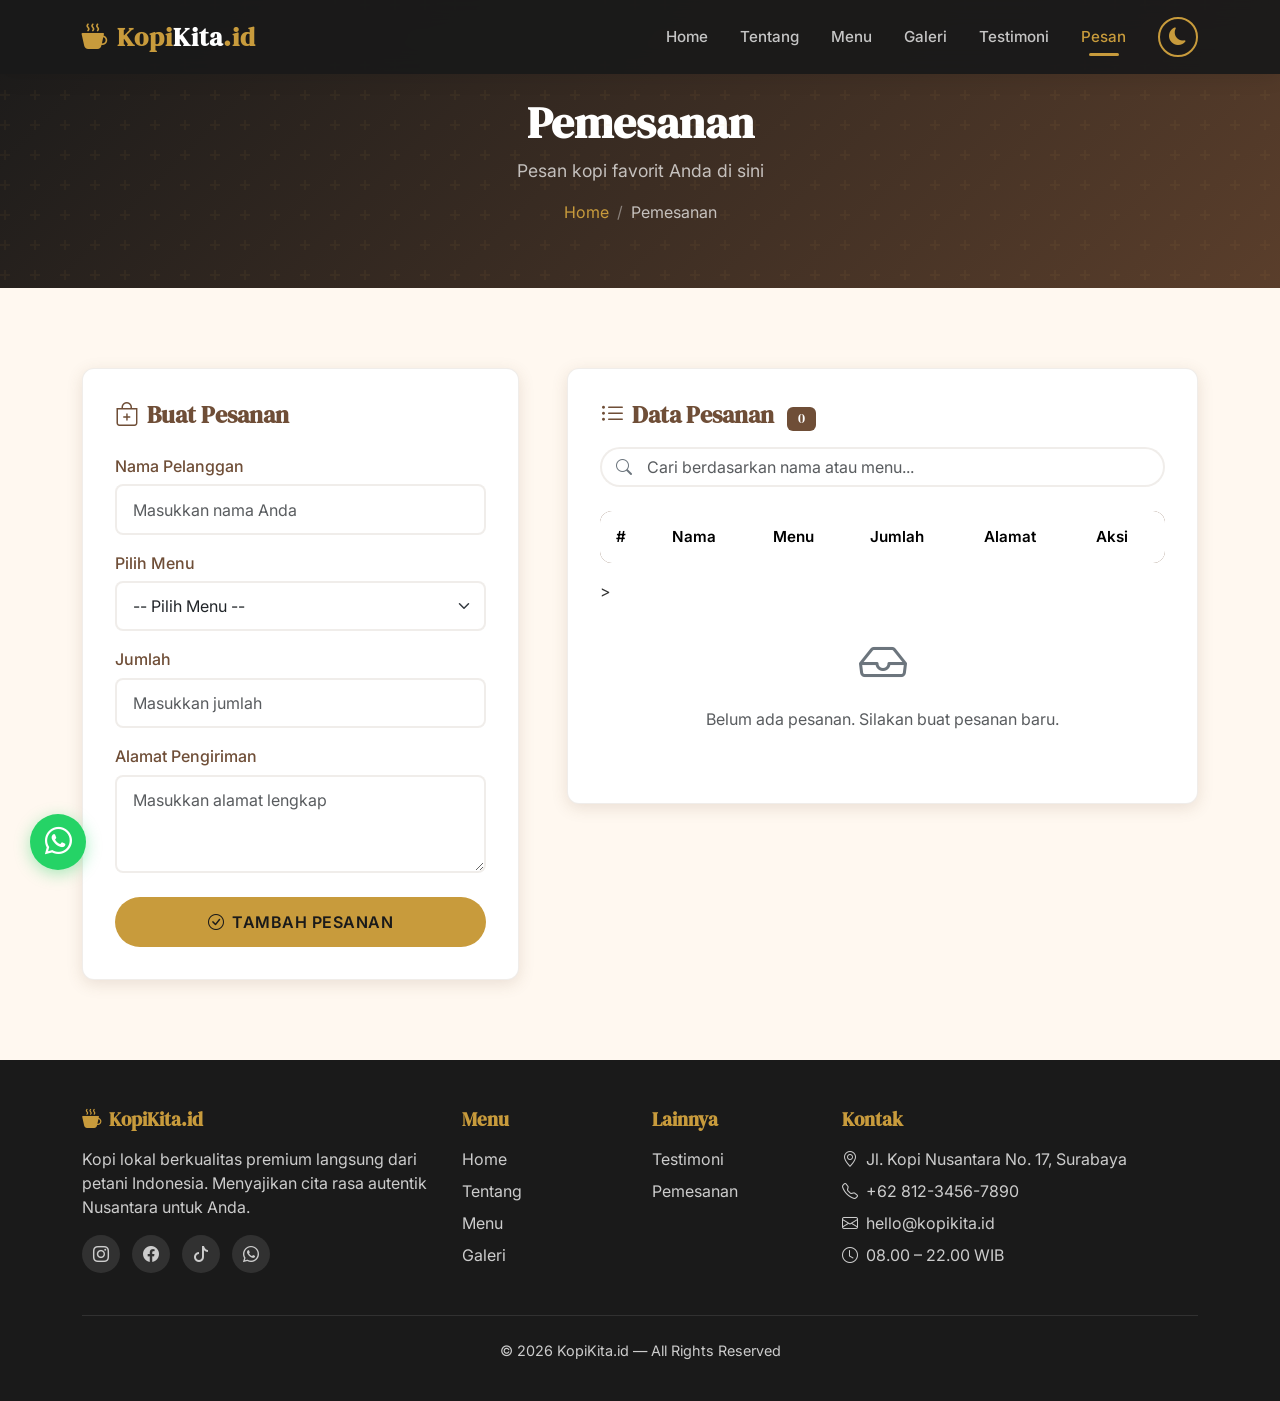
<file: order.html>
<!DOCTYPE html>
<html lang="id">

<head>
    <meta charset="UTF-8">
    <meta name="viewport" content="width=device-width, initial-scale=1.0">
    <meta name="description" content="Pemesanan KopiKita.id — Pesan kopi favorit Anda langsung dari website kami.">
    <title>Pemesanan — KopiKita.id</title>
    <link href="https://cdn.jsdelivr.net/npm/bootstrap@5.3.3/dist/css/bootstrap.min.css" rel="stylesheet">
    <link rel="stylesheet" href="https://cdn.jsdelivr.net/npm/bootstrap-icons@1.11.3/font/bootstrap-icons.min.css">
    <link rel="stylesheet" href="css/style.css">
    <style>
        .badge.bg-coffee {
            background: var(--color-primary) !important;
            color: #fff;
            font-weight: 500;
            padding: 0.4em 0.8em;
            font-size: 0.85rem;
        }
    </style>
</head>

<body>

    <nav class="navbar navbar-expand-lg navbar-dark fixed-top">
        <div class="container">
            <a class="navbar-brand" href="index.html">
                <i class="bi bi-cup-hot-fill me-2"></i>Kopi<span>Kita</span>.id
            </a>
            <button class="navbar-toggler" type="button" data-bs-toggle="collapse" data-bs-target="#navbarNav">
                <span class="navbar-toggler-icon"></span>
            </button>
            <div class="collapse navbar-collapse" id="navbarNav">
                <ul class="navbar-nav ms-auto me-3">
                    <li class="nav-item"><a class="nav-link" href="index.html">Home</a></li>
                    <li class="nav-item"><a class="nav-link" href="about.html">Tentang</a></li>
                    <li class="nav-item"><a class="nav-link" href="menu.html">Menu</a></li>
                    <li class="nav-item"><a class="nav-link" href="gallery.html">Galeri</a></li>
                    <li class="nav-item"><a class="nav-link" href="testimonial.html">Testimoni</a></li>
                    <li class="nav-item"><a class="nav-link" href="order.html">Pesan</a></li>
                </ul>
                <button class="dark-mode-toggle" id="darkModeToggle" title="Toggle Dark Mode">
                    <i class="bi bi-moon-fill"></i>
                </button>
            </div>
        </div>
    </nav>

    <section class="page-header">
        <div class="container">
            <h1>Pemesanan</h1>
            <p>Pesan kopi favorit Anda di sini</p>
            <nav aria-label="breadcrumb">
                <ol class="breadcrumb">
                    <li class="breadcrumb-item"><a href="index.html">Home</a></li>
                    <li class="breadcrumb-item active">Pemesanan</li>
                </ol>
            </nav>
        </div>
    </section>


    <section class="section-padding">
        <div class="container">
            <div class="row g-5">

                <div class="col-lg-5">
                    <div class="order-form">
                        <h4 class="mb-4" style="color: var(--color-primary);">
                            <i class="bi bi-bag-plus me-2"></i>Buat Pesanan
                        </h4>
                        <form id="orderForm" novalidate>

                            <div class="mb-3">
                                <label for="nama" class="form-label">Nama Pelanggan</label>
                                <input type="text" class="form-control" id="nama" placeholder="Masukkan nama Anda"
                                    required>
                                <div class="invalid-feedback">Nama pelanggan wajib diisi</div>
                            </div>

                            <div class="mb-3">
                                <label for="menu" class="form-label">Pilih Menu</label>
                                <select class="form-select" id="menu" required>
                                    <option value="">-- Pilih Menu --</option>
                                    <option value="Espresso">Espresso — Rp 18.000</option>
                                    <option value="Caffe Latte">Caffe Latte — Rp 25.000</option>
                                    <option value="Cappuccino">Cappuccino — Rp 25.000</option>
                                    <option value="Americano">Americano — Rp 20.000</option>
                                    <option value="Mocha">Mocha — Rp 28.000</option>
                                    <option value="Kopi Susu">Kopi Susu — Rp 22.000</option>
                                    <option value="Iced Americano">Iced Americano — Rp 22.000</option>
                                    <option value="Iced Latte">Iced Latte — Rp 27.000</option>
                                    <option value="Es Kopi Gula Aren">Es Kopi Gula Aren — Rp 24.000</option>
                                </select>
                                <div class="invalid-feedback">Pilih menu terlebih dahulu</div>
                            </div>

                            <div class="mb-3">
                                <label for="jumlah" class="form-label">Jumlah</label>
                                <input type="number" class="form-control" id="jumlah" min="1"
                                    placeholder="Masukkan jumlah" required>
                                <div class="invalid-feedback">Jumlah harus berupa angka positif</div>
                            </div>

                            <div class="mb-4">
                                <label for="alamat" class="form-label">Alamat Pengiriman</label>
                                <textarea class="form-control" id="alamat" rows="3"
                                    placeholder="Masukkan alamat lengkap" required></textarea>
                                <div class="invalid-feedback">Alamat wajib diisi</div>
                            </div>

                            <button type="submit" class="btn btn-coffee w-100">
                                <i class="bi bi-check-circle me-2"></i>Tambah Pesanan
                            </button>
                        </form>
                    </div>
                </div>


                <div class="col-lg-7">
                    <div class="order-table-wrapper">
                        <div class="d-flex justify-content-between align-items-center mb-3 flex-wrap gap-2">
                            <h4 class="mb-0" style="color: var(--color-primary);">
                                <i class="bi bi-list-ul me-2"></i>Data Pesanan
                                <span class="badge bg-coffee ms-2" id="orderCount">0</span>
                            </h4>
                        </div>


                        <div class="search-wrapper">
                            <i class="bi bi-search search-icon"></i>
                            <input type="text" class="form-control" id="searchInput"
                                placeholder="Cari berdasarkan nama atau menu...">
                        </div>


                        <div class="table-responsive">
                            <table class="table table-striped table-hover">
                                <thead>
                                    <tr>
                                        <th>#</th>
                                        <th>Nama</th>
                                        <th>Menu</th>
                                        <th>Jumlah</th>
                                        <th>Alamat</th>
                                        <th>Aksi</th>
                                    </tr>
                                </thead>
                                <tbody id="orderTableBody">
                                </tbody>
                            </table>
                        </div>

                        >
                        <div id="emptyState" class="text-center py-4" style="display: block;">
                            <i class="bi bi-inbox" style="font-size: 3rem; color: var(--color-text-light);"></i>
                            <p class="text-muted mt-2">Belum ada pesanan. Silakan buat pesanan baru.</p>
                        </div>
                    </div>
                </div>
            </div>
        </div>
    </section>


    <div class="toast-container position-fixed top-0 end-0 p-3">
        <div id="orderToast" class="toast toast-success" role="alert" aria-live="assertive" aria-atomic="true">
            <div class="d-flex align-items-center p-3">
                <i class="bi bi-check-circle-fill me-2 fs-5"></i>
                <div class="toast-body fw-semibold">Pesanan berhasil ditambahkan!</div>
                <button type="button" class="btn-close ms-auto" data-bs-dismiss="toast" aria-label="Close"></button>
            </div>
        </div>
    </div>


    <footer class="footer">
        <div class="container">
            <div class="row g-4">
                <div class="col-lg-4 col-md-6">
                    <h5><i class="bi bi-cup-hot-fill me-2"></i>KopiKita.id</h5>
                    <p>Kopi lokal berkualitas premium langsung dari petani Indonesia. Menyajikan cita rasa autentik
                        Nusantara untuk Anda.</p>
                    <div class="mt-3">
                        <a href="#" class="social-link"><i class="bi bi-instagram"></i></a>
                        <a href="#" class="social-link"><i class="bi bi-facebook"></i></a>
                        <a href="#" class="social-link"><i class="bi bi-tiktok"></i></a>
                        <a href="#" class="social-link"><i class="bi bi-whatsapp"></i></a>
                    </div>
                </div>
                <div class="col-lg-2 col-md-6">
                    <h5>Menu</h5>
                    <ul class="list-unstyled">
                        <li class="mb-2"><a href="index.html">Home</a></li>
                        <li class="mb-2"><a href="about.html">Tentang</a></li>
                        <li class="mb-2"><a href="menu.html">Menu</a></li>
                        <li class="mb-2"><a href="gallery.html">Galeri</a></li>
                    </ul>
                </div>
                <div class="col-lg-2 col-md-6">
                    <h5>Lainnya</h5>
                    <ul class="list-unstyled">
                        <li class="mb-2"><a href="testimonial.html">Testimoni</a></li>
                        <li class="mb-2"><a href="order.html">Pemesanan</a></li>
                    </ul>
                </div>
                <div class="col-lg-4 col-md-6">
                    <h5>Kontak</h5>
                    <ul class="list-unstyled">
                        <li class="mb-2"><i class="bi bi-geo-alt me-2"></i>Jl. Kopi Nusantara No. 17, Surabaya</li>
                        <li class="mb-2"><i class="bi bi-telephone me-2"></i>+62 812-3456-7890</li>
                        <li class="mb-2"><i class="bi bi-envelope me-2"></i>hello@kopikita.id</li>
                        <li class="mb-2"><i class="bi bi-clock me-2"></i>08.00 – 22.00 WIB</li>
                    </ul>
                </div>
            </div>
            <div class="footer-bottom">
                <p>&copy; 2026 KopiKita.id — All Rights Reserved</p>
            </div>
        </div>
    </footer>

    <a href="https://wa.me/6281359237006" target="_blank" class="whatsapp-float" title="Chat via WhatsApp">
        <i class="bi bi-whatsapp"></i>
        <span class="wa-tooltip">Chat kami di WhatsApp!</span>
    </a>

    <button class="scroll-top" id="scrollTopBtn" title="Kembali ke atas">
        <i class="bi bi-arrow-up"></i>
    </button>

    <script src="https://cdn.jsdelivr.net/npm/bootstrap@5.3.3/dist/js/bootstrap.bundle.min.js"></script>
    <script src="js/main.js"></script>
    <script src="js/order.js"></script>
</body>

</html>
</file>
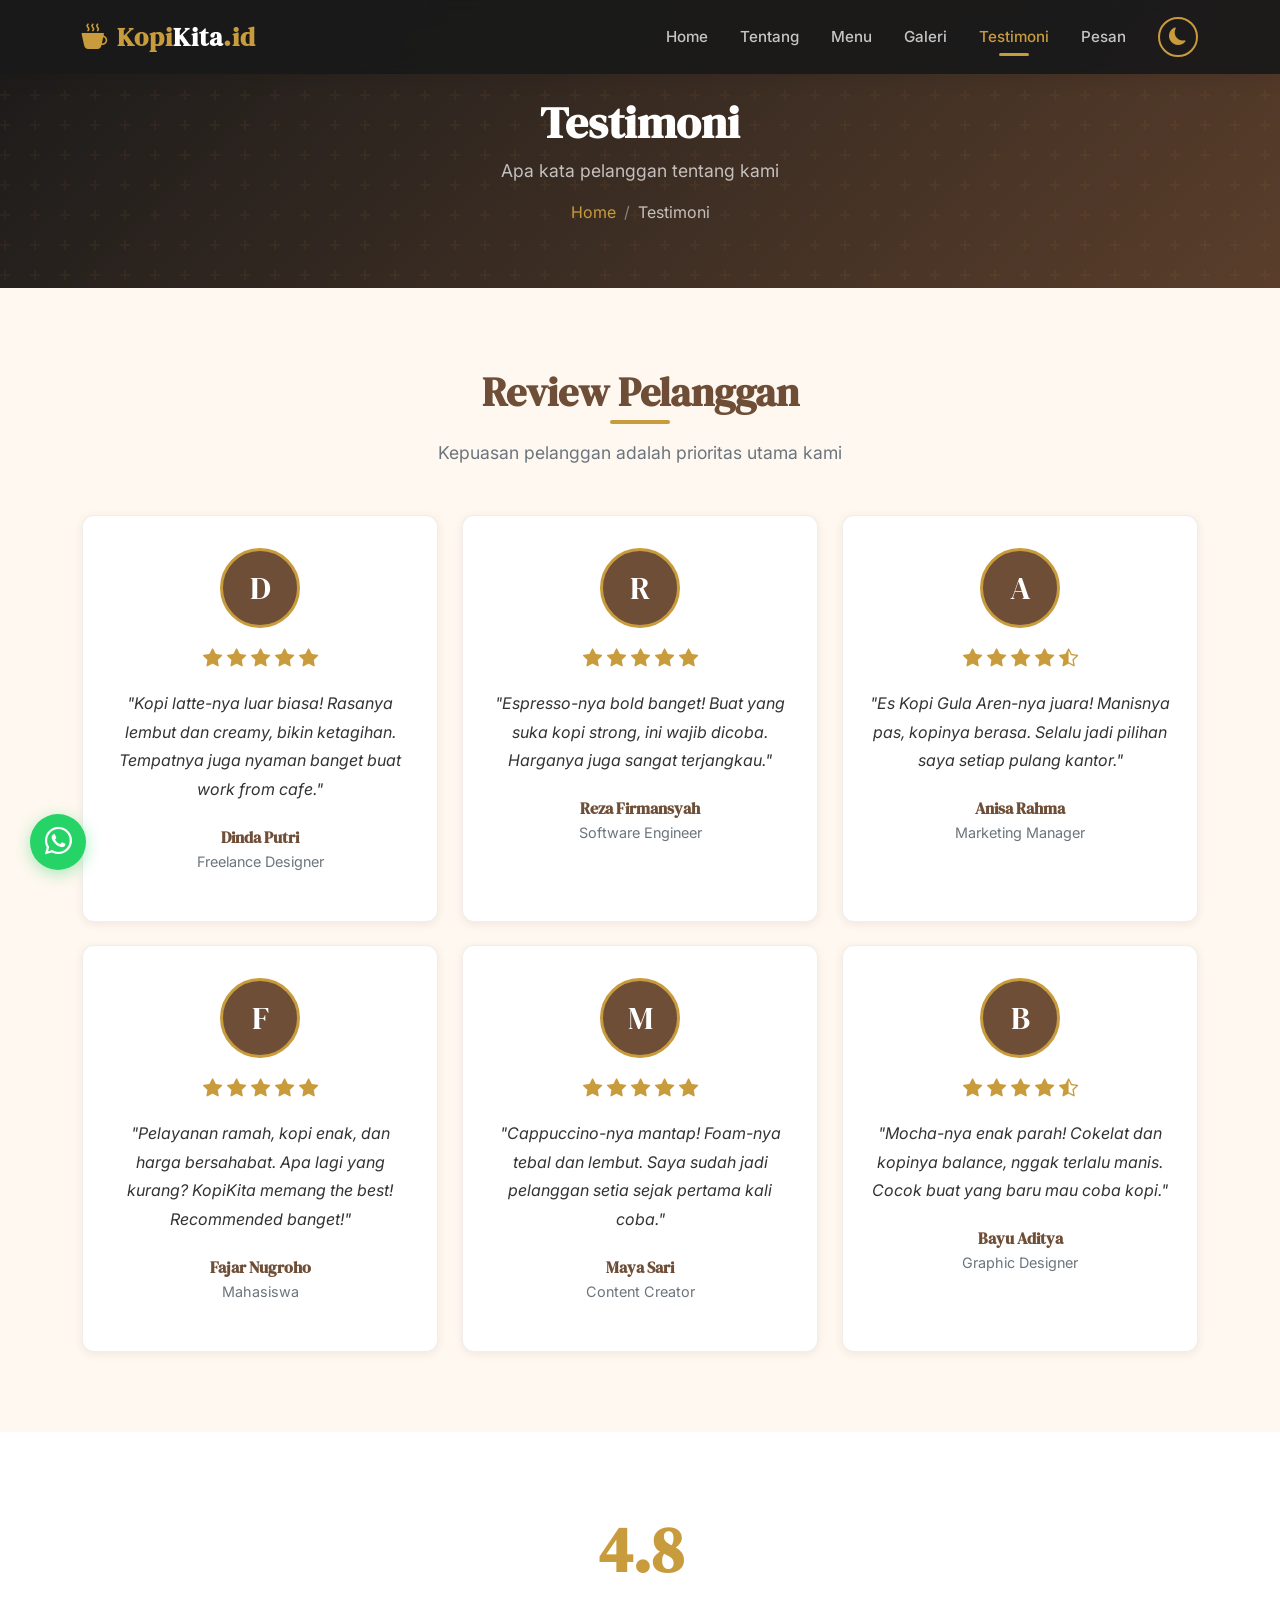
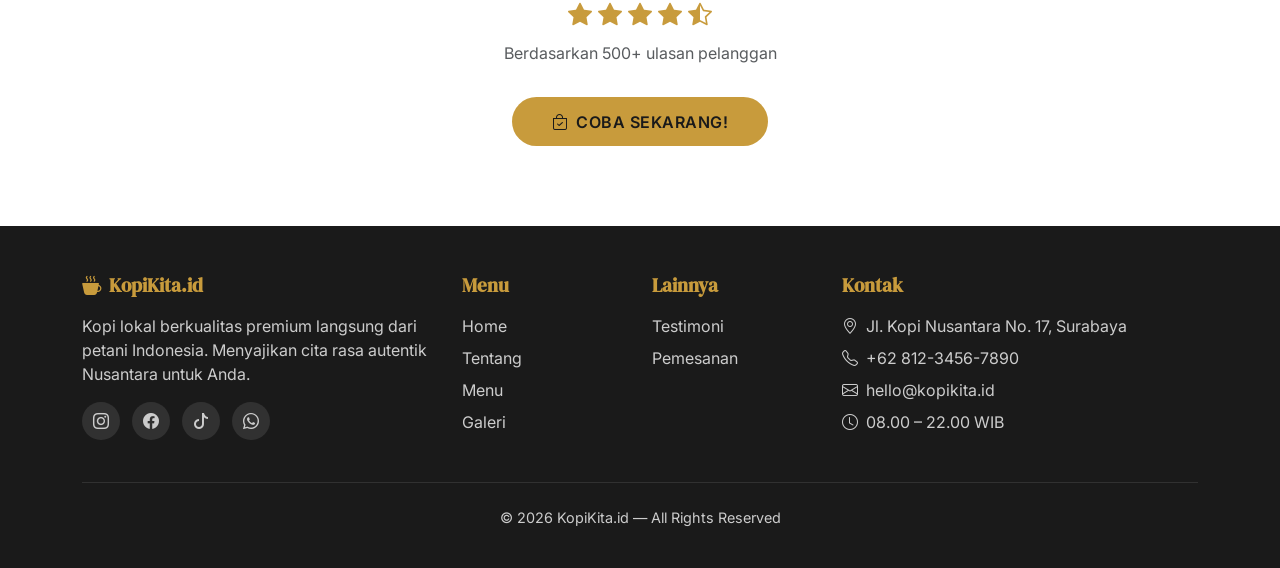
<file: testimonial.html>
<!DOCTYPE html>
<html lang="id">

<head>
    <meta charset="UTF-8">
    <meta name="viewport" content="width=device-width, initial-scale=1.0">
    <meta name="description" content="Testimoni pelanggan KopiKita.id — Apa kata mereka tentang kopi kami.">
    <title>Testimoni — KopiKita.id</title>
    <link href="https://cdn.jsdelivr.net/npm/bootstrap@5.3.3/dist/css/bootstrap.min.css" rel="stylesheet">
    <link rel="stylesheet" href="https://cdn.jsdelivr.net/npm/bootstrap-icons@1.11.3/font/bootstrap-icons.min.css">
    <link rel="stylesheet" href="css/style.css">
</head>

<body>

    <nav class="navbar navbar-expand-lg navbar-dark fixed-top">
        <div class="container">
            <a class="navbar-brand" href="index.html">
                <i class="bi bi-cup-hot-fill me-2"></i>Kopi<span>Kita</span>.id
            </a>
            <button class="navbar-toggler" type="button" data-bs-toggle="collapse" data-bs-target="#navbarNav">
                <span class="navbar-toggler-icon"></span>
            </button>
            <div class="collapse navbar-collapse" id="navbarNav">
                <ul class="navbar-nav ms-auto me-3">
                    <li class="nav-item"><a class="nav-link" href="index.html">Home</a></li>
                    <li class="nav-item"><a class="nav-link" href="about.html">Tentang</a></li>
                    <li class="nav-item"><a class="nav-link" href="menu.html">Menu</a></li>
                    <li class="nav-item"><a class="nav-link" href="gallery.html">Galeri</a></li>
                    <li class="nav-item"><a class="nav-link" href="testimonial.html">Testimoni</a></li>
                    <li class="nav-item"><a class="nav-link" href="order.html">Pesan</a></li>
                </ul>
                <button class="dark-mode-toggle" id="darkModeToggle" title="Toggle Dark Mode">
                    <i class="bi bi-moon-fill"></i>
                </button>
            </div>
        </div>
    </nav>

    <section class="page-header">
        <div class="container">
            <h1>Testimoni</h1>
            <p>Apa kata pelanggan tentang kami</p>
            <nav aria-label="breadcrumb">
                <ol class="breadcrumb">
                    <li class="breadcrumb-item"><a href="index.html">Home</a></li>
                    <li class="breadcrumb-item active">Testimoni</li>
                </ol>
            </nav>
        </div>
    </section>

    <section class="section-padding">
        <div class="container">
            <div class="section-title">
                <h2>Review Pelanggan</h2>
                <p>Kepuasan pelanggan adalah prioritas utama kami</p>
            </div>
            <div class="row g-4">
                <!-- Testimonial 1 -->
                <div class="col-lg-4 col-md-6 fade-in">
                    <div class="card testimonial-card h-100 tilt-card">
                        <div class="testimonial-avatar">D</div>
                        <div class="stars">
                            <i class="bi bi-star-fill"></i>
                            <i class="bi bi-star-fill"></i>
                            <i class="bi bi-star-fill"></i>
                            <i class="bi bi-star-fill"></i>
                            <i class="bi bi-star-fill"></i>
                        </div>
                        <p class="quote">"Kopi latte-nya luar biasa! Rasanya lembut dan creamy, bikin ketagihan.
                            Tempatnya juga nyaman banget buat work from cafe."</p>
                        <h6 class="customer-name">Dinda Putri</h6>
                        <p class="customer-title">Freelance Designer</p>
                    </div>
                </div>

                <div class="col-lg-4 col-md-6 fade-in delay-1">
                    <div class="card testimonial-card h-100 tilt-card">
                        <div class="testimonial-avatar">R</div>
                        <div class="stars">
                            <i class="bi bi-star-fill"></i>
                            <i class="bi bi-star-fill"></i>
                            <i class="bi bi-star-fill"></i>
                            <i class="bi bi-star-fill"></i>
                            <i class="bi bi-star-fill"></i>
                        </div>
                        <p class="quote">"Espresso-nya bold banget! Buat yang suka kopi strong, ini wajib dicoba.
                            Harganya juga sangat terjangkau."</p>
                        <h6 class="customer-name">Reza Firmansyah</h6>
                        <p class="customer-title">Software Engineer</p>
                    </div>
                </div>

                <div class="col-lg-4 col-md-6 fade-in delay-2">
                    <div class="card testimonial-card h-100 tilt-card">
                        <div class="testimonial-avatar">A</div>
                        <div class="stars">
                            <i class="bi bi-star-fill"></i>
                            <i class="bi bi-star-fill"></i>
                            <i class="bi bi-star-fill"></i>
                            <i class="bi bi-star-fill"></i>
                            <i class="bi bi-star-half"></i>
                        </div>
                        <p class="quote">"Es Kopi Gula Aren-nya juara! Manisnya pas, kopinya berasa. Selalu jadi pilihan
                            saya setiap pulang kantor."</p>
                        <h6 class="customer-name">Anisa Rahma</h6>
                        <p class="customer-title">Marketing Manager</p>
                    </div>
                </div>
                <!-- Removed stray character -->
                <div class="col-lg-4 col-md-6 fade-in delay-3">
                    <div class="card testimonial-card h-100 tilt-card">
                        <div class="testimonial-avatar">F</div>
                        <div class="stars">
                            <i class="bi bi-star-fill"></i>
                            <i class="bi bi-star-fill"></i>
                            <i class="bi bi-star-fill"></i>
                            <i class="bi bi-star-fill"></i>
                            <i class="bi bi-star-fill"></i>
                        </div>
                        <p class="quote">"Pelayanan ramah, kopi enak, dan harga bersahabat. Apa lagi yang kurang?
                            KopiKita memang the best! Recommended banget!"</p>
                        <h6 class="customer-name">Fajar Nugroho</h6>
                        <p class="customer-title">Mahasiswa</p>
                    </div>
                </div>

                <div class="col-lg-4 col-md-6 fade-in delay-4">
                    <div class="card testimonial-card h-100 tilt-card">
                        <div class="testimonial-avatar">M</div>
                        <div class="stars">
                            <i class="bi bi-star-fill"></i>
                            <i class="bi bi-star-fill"></i>
                            <i class="bi bi-star-fill"></i>
                            <i class="bi bi-star-fill"></i>
                            <i class="bi bi-star-fill"></i>
                        </div>
                        <p class="quote">"Cappuccino-nya mantap! Foam-nya tebal dan lembut. Saya sudah jadi pelanggan
                            setia sejak pertama kali coba."</p>
                        <h6 class="customer-name">Maya Sari</h6>
                        <p class="customer-title">Content Creator</p>
                    </div>
                </div>

                <div class="col-lg-4 col-md-6 fade-in delay-5">
                    <div class="card testimonial-card h-100 tilt-card">
                        <div class="testimonial-avatar">B</div>
                        <div class="stars">
                            <i class="bi bi-star-fill"></i>
                            <i class="bi bi-star-fill"></i>
                            <i class="bi bi-star-fill"></i>
                            <i class="bi bi-star-fill"></i>
                            <i class="bi bi-star-half"></i>
                        </div>
                        <p class="quote">"Mocha-nya enak parah! Cokelat dan kopinya balance, nggak terlalu manis. Cocok
                            buat yang baru mau coba kopi."</p>
                        <h6 class="customer-name">Bayu Aditya</h6>
                        <p class="customer-title">Graphic Designer</p>
                    </div>
                </div>
            </div>
        </div>
    </section>


    <section class="section-padding section-light">
        <div class="container text-center">
            <div class="row justify-content-center">
                <div class="col-md-6">
                    <h2 style="font-size: 4rem; color: var(--color-secondary);">4.8</h2>
                    <div style="font-size: 1.5rem; color: var(--color-secondary); margin-bottom: 0.5rem;">
                        <i class="bi bi-star-fill"></i>
                        <i class="bi bi-star-fill"></i>
                        <i class="bi bi-star-fill"></i>
                        <i class="bi bi-star-fill"></i>
                        <i class="bi bi-star-half"></i>
                    </div>
                    <p class="text-muted">Berdasarkan 500+ ulasan pelanggan</p>
                    <a href="order.html" class="btn btn-coffee mt-3">
                        <i class="bi bi-bag-check me-2"></i>Coba Sekarang!
                    </a>
                </div>
            </div>
        </div>
    </section>


    <footer class="footer">
        <div class="container">
            <div class="row g-4">
                <div class="col-lg-4 col-md-6">
                    <h5><i class="bi bi-cup-hot-fill me-2"></i>KopiKita.id</h5>
                    <p>Kopi lokal berkualitas premium langsung dari petani Indonesia. Menyajikan cita rasa autentik
                        Nusantara untuk Anda.</p>
                    <div class="mt-3">
                        <a href="#" class="social-link"><i class="bi bi-instagram"></i></a>
                        <a href="#" class="social-link"><i class="bi bi-facebook"></i></a>
                        <a href="#" class="social-link"><i class="bi bi-tiktok"></i></a>
                        <a href="#" class="social-link"><i class="bi bi-whatsapp"></i></a>
                    </div>
                </div>
                <div class="col-lg-2 col-md-6">
                    <h5>Menu</h5>
                    <ul class="list-unstyled">
                        <li class="mb-2"><a href="index.html">Home</a></li>
                        <li class="mb-2"><a href="about.html">Tentang</a></li>
                        <li class="mb-2"><a href="menu.html">Menu</a></li>
                        <li class="mb-2"><a href="gallery.html">Galeri</a></li>
                    </ul>
                </div>
                <div class="col-lg-2 col-md-6">
                    <h5>Lainnya</h5>
                    <ul class="list-unstyled">
                        <li class="mb-2"><a href="testimonial.html">Testimoni</a></li>
                        <li class="mb-2"><a href="order.html">Pemesanan</a></li>
                    </ul>
                </div>
                <div class="col-lg-4 col-md-6">
                    <h5>Kontak</h5>
                    <ul class="list-unstyled">
                        <li class="mb-2"><i class="bi bi-geo-alt me-2"></i>Jl. Kopi Nusantara No. 17, Surabaya</li>
                        <li class="mb-2"><i class="bi bi-telephone me-2"></i>+62 812-3456-7890</li>
                        <li class="mb-2"><i class="bi bi-envelope me-2"></i>hello@kopikita.id</li>
                        <li class="mb-2"><i class="bi bi-clock me-2"></i>08.00 – 22.00 WIB</li>
                    </ul>
                </div>
            </div>
            <div class="footer-bottom">
                <p>&copy; 2026 KopiKita.id — All Rights Reserved</p>
            </div>
        </div>
    </footer>

    <a href="https://wa.me/6281359237006" target="_blank" class="whatsapp-float" title="Chat via WhatsApp">
        <i class="bi bi-whatsapp"></i>
        <span class="wa-tooltip">Chat kami di WhatsApp!</span>
    </a>

    <button class="scroll-top" id="scrollTopBtn" title="Kembali ke atas">
        <i class="bi bi-arrow-up"></i>
    </button>

    <script src="https://cdn.jsdelivr.net/npm/bootstrap@5.3.3/dist/js/bootstrap.bundle.min.js"></script>
    <script src="js/main.js"></script>
</body>

</html>
</file>
<file: css/style.css>
@import url('https://fonts.googleapis.com/css2?family=DM+Serif+Display:ital@0;1&family=Inter:wght@300;400;500;600;700&display=swap');


:root {
    --color-primary: #6F4E37;
    --color-primary-dark: #5A3E2B;
    --color-secondary: #C89B3C;
    --color-cream: #FFF8F0;
    --color-cream-dark: #F5E6D3;
    --color-dark: #1A1A1A;
    --color-dark-light: #2D2D2D;
    --color-text: #333333;
    --color-text-light: #6c757d;
    --color-white: #FFFFFF;
    --color-bg: #FFF8F0;
    --color-card-bg: #FFFFFF;
    --color-card-border: rgba(111, 78, 55, 0.1);
    --color-navbar-bg: rgba(26, 26, 26, 0.95);
    --color-footer-bg: #1A1A1A;
    --color-footer-text: #cccccc;
    --shadow-sm: 0 2px 8px rgba(111, 78, 55, 0.1);
    --shadow-md: 0 4px 16px rgba(111, 78, 55, 0.15);
    --shadow-lg: 0 8px 32px rgba(111, 78, 55, 0.2);
    --transition: all 0.3s ease;
    --border-radius: 12px;
    --font-heading: 'DM Serif Display', serif;
    --font-body: 'Inter', sans-serif;
}


body.dark-mode {
    --color-bg: #121212;
    --color-card-bg: #1E1E1E;
    --color-card-border: rgba(200, 155, 60, 0.2);
    --color-text: #E0E0E0;
    --color-text-light: #AAAAAA;
    --color-cream: #121212;
    --color-cream-dark: #1A1A1A;
    --color-white: #1E1E1E;
    --color-navbar-bg: rgba(18, 18, 18, 0.98);
    --color-footer-bg: #0A0A0A;
    --shadow-sm: 0 2px 8px rgba(0, 0, 0, 0.3);
    --shadow-md: 0 4px 16px rgba(0, 0, 0, 0.4);
    --shadow-lg: 0 8px 32px rgba(0, 0, 0, 0.5);
}

body.dark-mode .navbar {
    background: var(--color-navbar-bg) !important;
}

body.dark-mode .card {
    background: var(--color-card-bg);
    border-color: var(--color-card-border);
}

body.dark-mode .table {
    --bs-table-bg: var(--color-card-bg);
    --bs-table-color: var(--color-text);
    --bs-table-border-color: rgba(200, 155, 60, 0.15);
    --bs-table-striped-bg: rgba(200, 155, 60, 0.05);
    --bs-table-hover-bg: rgba(200, 155, 60, 0.1);
}

body.dark-mode .form-control,
body.dark-mode .form-select {
    background-color: #2a2a2a;
    border-color: rgba(200, 155, 60, 0.3);
    color: var(--color-text);
}

body.dark-mode .form-control:focus,
body.dark-mode .form-select:focus {
    background-color: #333;
    border-color: var(--color-secondary);
    color: var(--color-text);
}

body.dark-mode .form-control::placeholder {
    color: #888;
}

body.dark-mode .section-light {
    background: var(--color-card-bg);
}

body.dark-mode .text-muted {
    color: var(--color-text-light) !important;
}

body.dark-mode .dropdown-menu {
    background-color: var(--color-card-bg);
    border-color: var(--color-card-border);
}


* {
    margin: 0;
    padding: 0;
    box-sizing: border-box;
}

html {
    scroll-behavior: smooth;
}

body {
    font-family: var(--font-body);
    background-color: var(--color-bg);
    color: var(--color-text);
    transition: var(--transition);
    overflow-x: hidden;
}

h1,
h2,
h3,
h4,
h5,
h6 {
    font-family: var(--font-heading);
    color: var(--color-primary);
    font-weight: 700;
}

body.dark-mode h1,
body.dark-mode h2,
body.dark-mode h3,
body.dark-mode h4,
body.dark-mode h5,
body.dark-mode h6 {
    color: var(--color-secondary);
}

a {
    text-decoration: none;
    transition: var(--transition);
}

img {
    max-width: 100%;
    height: auto;
}


.navbar {
    background: var(--color-navbar-bg) !important;
    backdrop-filter: blur(12px);
    padding: 0.8rem 0;
    transition: var(--transition);
    box-shadow: 0 2px 20px rgba(0, 0, 0, 0.1);
}

.navbar-brand {
    font-family: var(--font-heading);
    font-size: 1.6rem;
    font-weight: 700;
    color: var(--color-secondary) !important;
    letter-spacing: 1px;
}

.navbar-brand span {
    color: var(--color-white);
}

body.dark-mode .navbar-brand span {
    color: #E0E0E0;
}

.navbar-nav .nav-link {
    color: rgba(255, 255, 255, 0.75) !important;
    font-weight: 500;
    padding: 0.5rem 1rem !important;
    position: relative;
    font-size: 0.95rem;
    transition: var(--transition);
}

.navbar-nav .nav-link:hover,
.navbar-nav .nav-link.active {
    color: var(--color-secondary) !important;
}

.navbar-nav .nav-link.active::after {
    content: '';
    position: absolute;
    bottom: 0;
    left: 50%;
    transform: translateX(-50%);
    width: 30px;
    height: 3px;
    background: var(--color-secondary);
    border-radius: 2px;
}

.dark-mode-toggle {
    background: transparent;
    border: 2px solid var(--color-secondary);
    color: var(--color-secondary);
    border-radius: 50%;
    width: 40px;
    height: 40px;
    display: flex;
    align-items: center;
    justify-content: center;
    cursor: pointer;
    transition: var(--transition);
    font-size: 1.1rem;
}

.dark-mode-toggle:hover {
    background: var(--color-secondary);
    color: var(--color-dark);
}


.hero-section {
    position: relative;
    min-height: 100vh;
    display: flex;
    align-items: center;
    background: linear-gradient(135deg, rgba(26, 26, 26, 0.85), rgba(111, 78, 55, 0.7)),
        url('../assets/hero-coffee.png') center/cover no-repeat;
    color: var(--color-white);
    overflow: hidden;
}

.hero-section::before {
    content: '';
    position: absolute;
    top: 0;
    left: 0;
    width: 100%;
    height: 100%;
    background: radial-gradient(circle at 30% 50%, rgba(200, 155, 60, 0.15) 0%, transparent 60%);
    pointer-events: none;
}

.hero-content {
    position: relative;
    z-index: 2;
}

.hero-content h1 {
    font-size: 3.5rem;
    font-weight: 700;
    color: #FFFFFF;
    margin-bottom: 1rem;
    line-height: 1.2;
}

.hero-content h1 span {
    color: var(--color-secondary);
}

.hero-content p {
    font-size: 1.2rem;
    color: rgba(255, 255, 255, 0.85);
    max-width: 550px;
    line-height: 1.8;
}

.btn-coffee {
    background: var(--color-secondary);
    color: var(--color-dark);
    border: none;
    padding: 0.8rem 2.5rem;
    border-radius: 50px;
    font-weight: 600;
    font-size: 1rem;
    letter-spacing: 0.5px;
    transition: var(--transition);
    text-transform: uppercase;
}

.btn-coffee:hover {
    background: #D4A94A;
    color: var(--color-dark);
    transform: translateY(-2px);
    box-shadow: 0 8px 25px rgba(200, 155, 60, 0.4);
}

.btn-coffee-outline {
    background: transparent;
    color: var(--color-secondary);
    border: 2px solid var(--color-secondary);
    padding: 0.8rem 2.5rem;
    border-radius: 50px;
    font-weight: 600;
    font-size: 1rem;
    letter-spacing: 0.5px;
    transition: var(--transition);
    text-transform: uppercase;
}

.btn-coffee-outline:hover {
    background: var(--color-secondary);
    color: var(--color-dark);
    transform: translateY(-2px);
    box-shadow: 0 8px 25px rgba(200, 155, 60, 0.4);
}


.section-padding {
    padding: 5rem 0;
}

.section-light {
    background: var(--color-white);
}

.section-title {
    text-align: center;
    margin-bottom: 3rem;
}

.section-title h2 {
    font-size: 2.5rem;
    margin-bottom: 0.5rem;
    position: relative;
    display: inline-block;
}

.section-title h2::after {
    content: '';
    position: absolute;
    bottom: -8px;
    left: 50%;
    transform: translateX(-50%);
    width: 60px;
    height: 4px;
    background: var(--color-secondary);
    border-radius: 2px;
}

.section-title p {
    color: var(--color-text-light);
    font-size: 1.1rem;
    margin-top: 1rem;
}


.page-header {
    background: linear-gradient(135deg, var(--color-dark) 0%, var(--color-primary-dark) 100%);
    padding: 6rem 0 3rem;
    text-align: center;
    position: relative;
    overflow: hidden;
}

.page-header::before {
    content: '';
    position: absolute;
    top: 0;
    left: 0;
    width: 100%;
    height: 100%;
    background: url("data:image/svg+xml,%3Csvg width='60' height='60' viewBox='0 0 60 60' xmlns='http://www.w3.org/2000/svg'%3E%3Cg fill='none' fill-rule='evenodd'%3E%3Cg fill='%23C89B3C' fill-opacity='0.06'%3E%3Cpath d='M36 34v-4h-2v4h-4v2h4v4h2v-4h4v-2h-4zm0-30V0h-2v4h-4v2h4v4h2V6h4V4h-4zM6 34v-4H4v4H0v2h4v4h2v-4h4v-2H6zM6 4V0H4v4H0v2h4v4h2V6h4V4H6z'/%3E%3C/g%3E%3C/g%3E%3C/svg%3E");
    pointer-events: none;
}

.page-header h1 {
    color: #FFFFFF;
    font-size: 2.8rem;
    margin-bottom: 0.5rem;
}

.page-header p {
    color: rgba(255, 255, 255, 0.7);
    font-size: 1.1rem;
}

.page-header .breadcrumb {
    justify-content: center;
    margin-top: 1rem;
}

.page-header .breadcrumb-item a {
    color: var(--color-secondary);
}

.page-header .breadcrumb-item.active {
    color: rgba(255, 255, 255, 0.7);
}

.page-header .breadcrumb-item+.breadcrumb-item::before {
    color: rgba(255, 255, 255, 0.4);
}


.card {
    background: var(--color-card-bg);
    border: 1px solid var(--color-card-border);
    border-radius: var(--border-radius);
    transition: var(--transition);
    overflow: hidden;
    box-shadow: var(--shadow-sm);
}

.card:hover {
    transform: translateY(-5px);
    box-shadow: var(--shadow-lg);
}

.card-img-top {
    height: 220px;
    object-fit: cover;
    transition: var(--transition);
}

.card:hover .card-img-top {
    transform: scale(1.05);
}

.card-body {
    padding: 1.5rem;
}

.card-title {
    font-family: var(--font-heading);
    font-size: 1.25rem;
    color: var(--color-primary);
    margin-bottom: 0.5rem;
}

body.dark-mode .card-title {
    color: var(--color-secondary);
}

.card-text {
    color: var(--color-text-light);
    font-size: 0.95rem;
    line-height: 1.6;
}

.card-price {
    font-family: var(--font-heading);
    font-size: 1.3rem;
    color: var(--color-secondary);
    font-weight: 700;
}

.card-img-wrapper {
    overflow: hidden;
    position: relative;
}


.gallery-item {
    position: relative;
    border-radius: var(--border-radius);
    overflow: hidden;
    cursor: pointer;
    margin-bottom: 1.5rem;
}

.gallery-item img {
    width: 100%;
    height: 280px;
    object-fit: cover;
    transition: var(--transition);
}

.gallery-item:hover img {
    transform: scale(1.1);
}

.gallery-overlay {
    position: absolute;
    top: 0;
    left: 0;
    width: 100%;
    height: 100%;
    background: linear-gradient(to top, rgba(26, 26, 26, 0.8), transparent);
    display: flex;
    align-items: flex-end;
    padding: 1.5rem;
    opacity: 0;
    transition: var(--transition);
}

.gallery-item:hover .gallery-overlay {
    opacity: 1;
}

.gallery-overlay p {
    color: #fff;
    font-weight: 500;
    margin: 0;
}


.testimonial-card {
    text-align: center;
    padding: 2rem 1.5rem;
}

.testimonial-card .stars {
    color: var(--color-secondary);
    font-size: 1.2rem;
    margin-bottom: 1rem;
}

.testimonial-card .quote {
    font-style: italic;
    color: var(--color-text);
    line-height: 1.8;
    margin-bottom: 1.5rem;
    font-size: 1rem;
}

body.dark-mode .testimonial-card .quote {
    color: var(--color-text);
}

.testimonial-card .customer-name {
    font-family: var(--font-heading);
    font-weight: 600;
    color: var(--color-primary);
    margin-bottom: 0.25rem;
}

body.dark-mode .testimonial-card .customer-name {
    color: var(--color-secondary);
}

.testimonial-card .customer-title {
    color: var(--color-text-light);
    font-size: 0.9rem;
}

.testimonial-avatar {
    width: 80px;
    height: 80px;
    border-radius: 50%;
    background: var(--color-primary);
    color: #fff;
    display: flex;
    align-items: center;
    justify-content: center;
    font-size: 2rem;
    font-family: var(--font-heading);
    margin: 0 auto 1rem;
    border: 3px solid var(--color-secondary);
}


.order-form {
    background: var(--color-card-bg);
    border-radius: var(--border-radius);
    padding: 2rem;
    box-shadow: var(--shadow-md);
    border: 1px solid var(--color-card-border);
}

.order-form .form-label {
    font-weight: 500;
    color: var(--color-primary);
    margin-bottom: 0.4rem;
}

body.dark-mode .order-form .form-label {
    color: var(--color-secondary);
}

.order-form .form-control,
.order-form .form-select {
    border-radius: 8px;
    padding: 0.7rem 1rem;
    border: 2px solid var(--color-card-border);
    transition: var(--transition);
}

.order-form .form-control:focus,
.order-form .form-select:focus {
    border-color: var(--color-secondary);
    box-shadow: 0 0 0 0.2rem rgba(200, 155, 60, 0.25);
}

.order-table-wrapper {
    background: var(--color-card-bg);
    border-radius: var(--border-radius);
    padding: 2rem;
    box-shadow: var(--shadow-md);
    border: 1px solid var(--color-card-border);
}

.search-wrapper {
    position: relative;
    margin-bottom: 1.5rem;
}

.search-wrapper .form-control {
    padding-left: 2.8rem;
    border-radius: 50px;
    border: 2px solid var(--color-card-border);
}

.search-wrapper .search-icon {
    position: absolute;
    left: 1rem;
    top: 50%;
    transform: translateY(-50%);
    color: var(--color-text-light);
}

.btn-delete {
    background: #dc3545;
    color: #fff;
    border: none;
    border-radius: 6px;
    padding: 0.3rem 0.8rem;
    font-size: 0.85rem;
    transition: var(--transition);
}

.btn-delete:hover {
    background: #c82333;
    color: #fff;
    transform: scale(1.05);
}


.about-image {
    border-radius: var(--border-radius);
    box-shadow: var(--shadow-lg);
}

.vision-mission-card {
    text-align: center;
    padding: 2rem;
    height: 100%;
}

.vision-mission-card .icon {
    font-size: 3rem;
    color: var(--color-secondary);
    margin-bottom: 1rem;
}


.table {
    border-radius: var(--border-radius);
    overflow: hidden;
}

.table thead {
    background: var(--color-primary);
    color: #fff;
}

body.dark-mode .table thead {
    background: var(--color-primary-dark);
}

.table thead th {
    font-weight: 600;
    padding: 0.9rem 1rem;
    border: none;
    font-size: 0.95rem;
}

.table tbody td {
    padding: 0.8rem 1rem;
    vertical-align: middle;
}

/* ---------- Footer ---------- */
.footer {
    background: var(--color-footer-bg);
    color: var(--color-footer-text);
    padding: 3rem 0 1.5rem;
}

.footer h5 {
    color: var(--color-secondary);
    font-size: 1.2rem;
    margin-bottom: 1rem;
}

.footer a {
    color: var(--color-footer-text);
    transition: var(--transition);
}

.footer a:hover {
    color: var(--color-secondary);
}

.footer-bottom {
    border-top: 1px solid rgba(255, 255, 255, 0.1);
    padding-top: 1.5rem;
    margin-top: 2rem;
    text-align: center;
    font-size: 0.9rem;
}

.footer .social-link {
    display: inline-flex;
    align-items: center;
    justify-content: center;
    width: 38px;
    height: 38px;
    border-radius: 50%;
    background: rgba(255, 255, 255, 0.1);
    color: var(--color-footer-text);
    transition: var(--transition);
    margin-right: 0.5rem;
}

.footer .social-link:hover {
    background: var(--color-secondary);
    color: var(--color-dark);
}

/* ---------- Toast Notification ---------- */
.toast-container {
    z-index: 9999;
}

.toast {
    border: none;
    border-radius: var(--border-radius);
    box-shadow: var(--shadow-lg);
}

.toast-success {
    background: linear-gradient(135deg, var(--color-primary), var(--color-primary-dark));
    color: #fff;
}

.toast-success .btn-close {
    filter: invert(1);
}

/* ---------- Stats ---------- */
.stat-item {
    text-align: center;
    padding: 2rem 1rem;
}

.stat-number {
    font-family: var(--font-heading);
    font-size: 2.5rem;
    font-weight: 700;
    color: var(--color-secondary);
}

.stat-label {
    color: rgba(255, 255, 255, 0.7);
    font-size: 0.95rem;
    margin-top: 0.3rem;
}

/* ---------- Scroll to Top ---------- */
.scroll-top {
    position: fixed;
    bottom: 30px;
    right: 30px;
    width: 45px;
    height: 45px;
    background: var(--color-secondary);
    color: var(--color-dark);
    border: none;
    border-radius: 50%;
    display: flex;
    align-items: center;
    justify-content: center;
    font-size: 1.2rem;
    cursor: pointer;
    opacity: 0;
    visibility: hidden;
    transition: var(--transition);
    z-index: 999;
    box-shadow: var(--shadow-md);
}

.scroll-top.visible {
    opacity: 1;
    visibility: visible;
}

.scroll-top:hover {
    transform: translateY(-3px);
    box-shadow: var(--shadow-lg);
}

/* ---------- Animations ---------- */
@keyframes fadeInUp {
    from {
        opacity: 0;
        transform: translateY(30px);
    }

    to {
        opacity: 1;
        transform: translateY(0);
    }
}

.animate-fadeInUp {
    animation: fadeInUp 0.6s ease forwards;
}

.delay-1 {
    animation-delay: 0.1s;
}

.delay-2 {
    animation-delay: 0.2s;
}

.delay-3 {
    animation-delay: 0.3s;
}

.delay-4 {
    animation-delay: 0.4s;
}

.delay-5 {
    animation-delay: 0.5s;
}

.delay-6 {
    animation-delay: 0.6s;
}

/* ---------- Responsive ---------- */
@media (max-width: 768px) {
    .hero-content h1 {
        font-size: 2.5rem;
    }

    .hero-content p {
        font-size: 1rem;
    }

    .section-title h2 {
        font-size: 2rem;
    }

    .page-header h1 {
        font-size: 2rem;
    }

    .section-padding {
        padding: 3rem 0;
    }

    .gallery-item img {
        height: 200px;
    }

    .stat-number {
        font-size: 2rem;
    }
}

@media (max-width: 576px) {
    .hero-content h1 {
        font-size: 2rem;
    }

    .order-form,
    .order-table-wrapper {
        padding: 1.25rem;
    }
}

/* ========== NEW: Typewriter Effect ========== */
.typewriter {
    display: inline-block;
    overflow: hidden;
    white-space: nowrap;
    border-right: 3px solid var(--color-secondary);
    animation: typewriter-blink 0.7s step-end infinite;
    max-width: 0;
    transition: max-width 0s;
}

.typewriter.typing {
    animation: typewriter-expand 3s steps(50, end) forwards,
        typewriter-blink 0.7s step-end infinite;
}

@keyframes typewriter-expand {
    from {
        max-width: 0;
    }

    to {
        max-width: 600px;
    }
}

@keyframes typewriter-blink {
    50% {
        border-color: transparent;
    }
}

/* ========== NEW: Animated Counter ========== */
.stat-number {
    transition: none;
}

/* ========== NEW: Card 3D Tilt ========== */
.tilt-card {
    transition: transform 0.25s ease, box-shadow 0.25s ease;
    transform-style: preserve-3d;
    will-change: transform;
}

.tilt-card:hover {
    box-shadow: 0 20px 40px rgba(111, 78, 55, 0.25);
}

body.dark-mode .tilt-card:hover {
    box-shadow: 0 20px 40px rgba(200, 155, 60, 0.15);
}

/* ========== NEW: Testimonial Glow ========== */
.testimonial-card {
    transition: transform 0.3s ease, box-shadow 0.3s ease;
}

.testimonial-card:hover {
    box-shadow: 0 0 30px rgba(200, 155, 60, 0.3),
        0 0 60px rgba(200, 155, 60, 0.1);
}

body.dark-mode .testimonial-card:hover {
    box-shadow: 0 0 30px rgba(200, 155, 60, 0.4),
        0 0 60px rgba(200, 155, 60, 0.15);
}

/* ========== NEW: CTA Pulse ========== */
.btn-coffee {
    position: relative;
    overflow: visible;
}

.btn-coffee::after {
    content: '';
    position: absolute;
    top: 0;
    left: 0;
    width: 100%;
    height: 100%;
    border-radius: 50px;
    background: var(--color-secondary);
    opacity: 0;
    z-index: -1;
    animation: pulse-ring 2s ease-out infinite;
}

@keyframes pulse-ring {
    0% {
        transform: scale(1);
        opacity: 0.4;
    }

    100% {
        transform: scale(1.5);
        opacity: 0;
    }
}

/* ========== NEW: WhatsApp Floating Button ========== */
.whatsapp-float {
    position: fixed;
    bottom: 30px;
    left: 30px;
    width: 56px;
    height: 56px;
    background: #25D366;
    color: #fff;
    border: none;
    border-radius: 50%;
    display: flex;
    align-items: center;
    justify-content: center;
    font-size: 1.7rem;
    cursor: pointer;
    z-index: 998;
    box-shadow: 0 4px 16px rgba(37, 211, 102, 0.4);
    transition: all 0.3s ease;
    text-decoration: none;
    animation: wa-bounce 2s ease infinite;
}

.whatsapp-float:hover {
    background: #128C7E;
    color: #fff;
    transform: scale(1.1);
    box-shadow: 0 6px 24px rgba(37, 211, 102, 0.5);
}

@keyframes wa-bounce {

    0%,
    100% {
        transform: translateY(0);
    }

    50% {
        transform: translateY(-6px);
    }
}

.whatsapp-float .wa-tooltip {
    position: absolute;
    left: 70px;
    background: #fff;
    color: #333;
    padding: 8px 14px;
    border-radius: 8px;
    font-size: 0.85rem;
    font-family: var(--font-body);
    white-space: nowrap;
    box-shadow: 0 2px 12px rgba(0, 0, 0, 0.15);
    opacity: 0;
    pointer-events: none;
    transition: opacity 0.3s ease;
}

.whatsapp-float:hover .wa-tooltip {
    opacity: 1;
}

body.dark-mode .whatsapp-float .wa-tooltip {
    background: #2a2a2a;
    color: #e0e0e0;
}

/* ========== NEW: Slide-in Animations ========== */
@keyframes slideInLeft {
    from {
        opacity: 0;
        transform: translateX(-60px);
    }

    to {
        opacity: 1;
        transform: translateX(0);
    }
}

@keyframes slideInRight {
    from {
        opacity: 0;
        transform: translateX(60px);
    }

    to {
        opacity: 1;
        transform: translateX(0);
    }
}

@keyframes scaleIn {
    from {
        opacity: 0;
        transform: scale(0.85);
    }

    to {
        opacity: 1;
        transform: scale(1);
    }
}

.animate-slideInLeft {
    animation: slideInLeft 0.7s ease forwards;
}

.animate-slideInRight {
    animation: slideInRight 0.7s ease forwards;
}

.animate-scaleIn {
    animation: scaleIn 0.6s ease forwards;
}

.slide-left,
.slide-right,
.scale-in {
    opacity: 0;
}

/* ========== NEW: Page Header Shimmer ========== */
.page-header::after {
    content: '';
    position: absolute;
    top: 0;
    left: -100%;
    width: 50%;
    height: 100%;
    background: linear-gradient(90deg,
            transparent,
            rgba(200, 155, 60, 0.06),
            transparent);
    animation: shimmer 4s ease-in-out infinite;
    pointer-events: none;
}

@keyframes shimmer {
    0% {
        left: -100%;
    }

    100% {
        left: 200%;
    }
}

/* ========== NEW: Floating Particles ========== */
.particles-container {
    position: absolute;
    top: 0;
    left: 0;
    width: 100%;
    height: 100%;
    overflow: hidden;
    pointer-events: none;
    z-index: 1;
}

.particle {
    position: absolute;
    font-size: 1.2rem;
    opacity: 0;
    animation: float-particle linear infinite;
    pointer-events: none;
}

@keyframes float-particle {
    0% {
        opacity: 0;
        transform: translateY(100%) rotate(0deg);
    }

    10% {
        opacity: 0.6;
    }

    90% {
        opacity: 0.6;
    }

    100% {
        opacity: 0;
        transform: translateY(-100vh) rotate(360deg);
    }
}

/* ========== NEW: Gallery Lightbox ========== */
.gallery-lightbox {
    cursor: zoom-in;
}

#lightboxModal .modal-content {
    background: transparent;
    border: none;
}

#lightboxModal .modal-body {
    padding: 0;
    display: flex;
    flex-direction: column;
    align-items: center;
}

#lightboxModal .modal-body img {
    max-height: 80vh;
    max-width: 100%;
    object-fit: contain;
    border-radius: 12px;
    box-shadow: 0 8px 40px rgba(0, 0, 0, 0.5);
}

#lightboxModal .lightbox-caption {
    color: #fff;
    text-align: center;
    margin-top: 1rem;
    font-size: 1rem;
    font-weight: 500;
}

#lightboxModal .btn-close {
    position: absolute;
    top: 10px;
    right: 10px;
    filter: invert(1);
    z-index: 10;
    opacity: 0.8;
}

#lightboxModal .btn-close:hover {
    opacity: 1;
}

/* ========== NEW: Vision Mission Icon Animation ========== */
.vision-mission-card .icon {
    transition: transform 0.4s ease;
}

.vision-mission-card:hover .icon {
    transform: scale(1.2) rotate(-5deg);
}

/* ========== NEW: Smooth Dark Mode ========== */
body {
    transition: background-color 0.4s ease, color 0.4s ease;
}

.card,
.navbar,
.footer,
.order-form,
.order-table-wrapper {
    transition: background-color 0.4s ease, color 0.4s ease, border-color 0.4s ease, box-shadow 0.3s ease;
}

/* ========== NEW: Responsive adjustments ========== */
@media (max-width: 768px) {
    .whatsapp-float {
        width: 48px;
        height: 48px;
        font-size: 1.4rem;
        bottom: 20px;
        left: 20px;
    }

    .whatsapp-float .wa-tooltip {
        display: none;
    }
}
</file>
